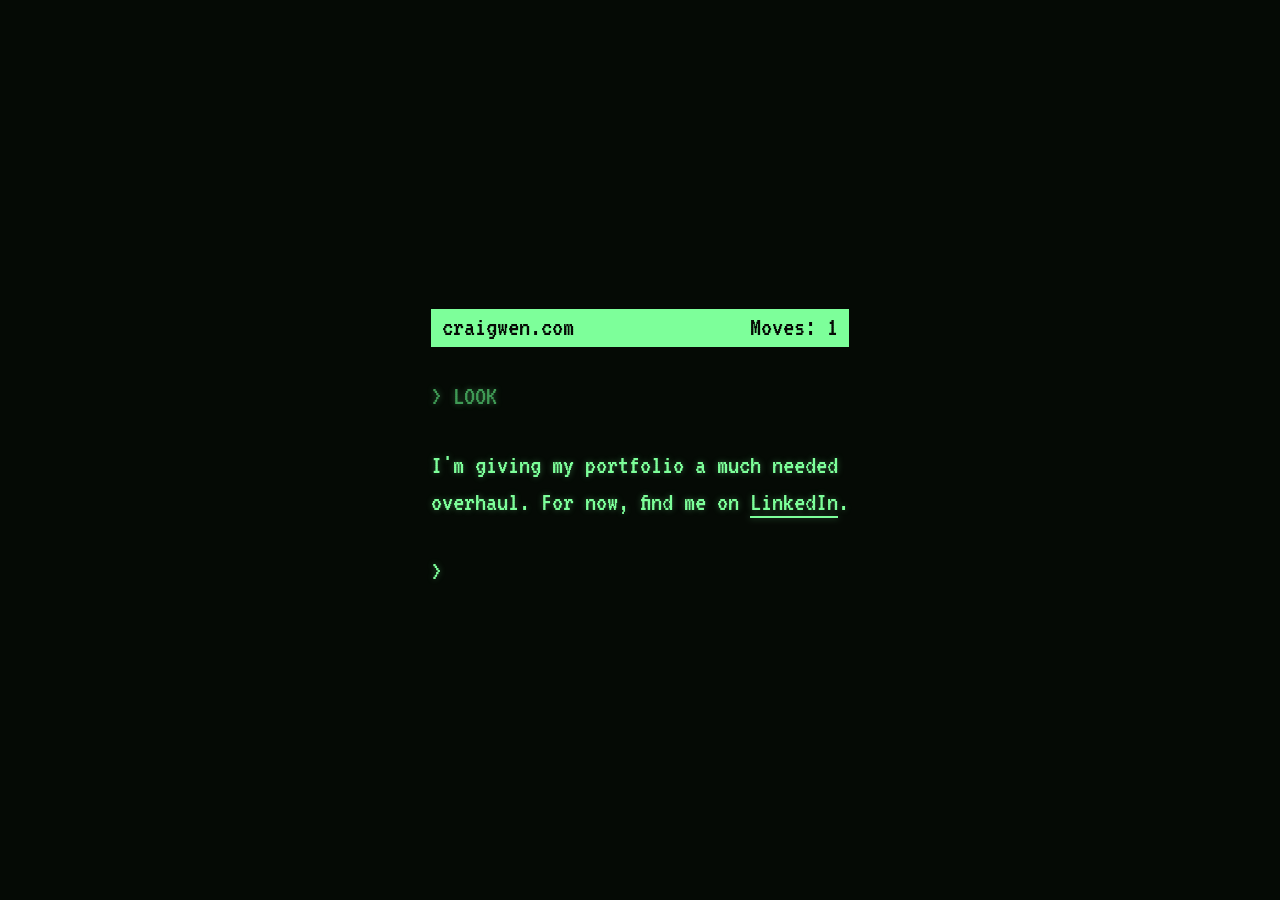
<file: index.html>
<!doctype html>
<html lang="en">
<head>
<meta charset="utf-8">
<meta name="viewport" content="width=device-width, initial-scale=1">
<title>Craig Wen</title>
<meta name="description" content="Craig Wen, Content Designer. Portfolio coming soon.">
<meta name="robots" content="noindex">
<link rel="preconnect" href="https://fonts.googleapis.com">
<link rel="preconnect" href="https://fonts.gstatic.com" crossorigin>
<link rel="stylesheet" href="https://fonts.googleapis.com/css2?family=VT323&display=swap">
<style>
  *, *::before, *::after { box-sizing: border-box; margin: 0; padding: 0; }

  :root {
    --bg: #050a05;
    --fg: #7dff9a;
    --dim: #3f9a55;
  }

  html { height: 100%; }

  body {
    min-height: 100%;
    background: var(--bg);
    color: var(--fg);
    font-family: 'VT323', 'Courier New', monospace;
    font-size: clamp(1.25rem, 2.6vw, 1.75rem);
    line-height: 1.35;
    display: flex;
    justify-content: center;
    padding-inline: 16px;
    text-shadow: 0 0 6px rgba(125, 255, 154, 0.35);
  }

  main {
    width: min(100%, 38ch);
    min-width: 0;
    margin-block: auto;
    padding-block: 2em;
    display: grid;
    gap: 1.1em;
  }

  .status {
    display: flex;
    justify-content: space-between;
    gap: 1ch;
    background: var(--fg);
    color: var(--bg);
    padding-inline: 1ch;
    text-shadow: none;
  }

  .cmd { color: var(--dim); }

  main p { overflow-wrap: break-word; }


  a {
    color: var(--fg);
    text-decoration: underline;
    text-underline-offset: 0.2em;
  }
  a:hover, a:focus-visible {
    background: var(--fg);
    color: var(--bg);
    text-decoration: none;
    text-shadow: none;
    outline: none;
  }

  #log { display: grid; gap: 1.1em; }
  #log:empty { display: none; }

  form {
    display: flex;
    gap: 1ch;
  }

  #cmd {
    flex: 1;
    min-width: 0;
    background: transparent;
    border: 0;
    outline: none;
    color: var(--fg);
    caret-color: var(--fg);
    caret-shape: block;
    font: inherit;
    text-shadow: inherit;
  }

  .cursor {
    width: 0.6em;
    height: 1em;
    align-self: center;
    background: var(--fg);
    animation: blink 1s steps(1) infinite;
  }
  form:has(#cmd:focus) .cursor,
  form:has(#cmd:not(:placeholder-shown)) .cursor { display: none; }
  @keyframes blink { 50% { opacity: 0; } }
  @media (prefers-reduced-motion: reduce) {
    .cursor { animation: none; }
  }
</style>
</head>
<body>

<main>
  <div class="status" aria-hidden="true">
    <span>craigwen.com</span>
    <span>Moves: <span id="moves">1</span></span>
  </div>

  <p class="cmd">&gt; LOOK</p>

  <p>I'm giving my portfolio a much needed overhaul. For now, find me on <a id="linkedin" href="https://www.linkedin.com/in/craig-wen/">LinkedIn</a>.</p>

  <div id="log" aria-live="polite"></div>

  <form id="prompt" autocomplete="off">
    <label for="cmd" aria-hidden="true">&gt;</label>
    <span class="cursor" aria-hidden="true"></span>
    <input id="cmd" type="text" placeholder=" " maxlength="80" spellcheck="false" autocapitalize="none" aria-label="Type a command">
  </form>
</main>

<script>
(function () {
  var REPLIES = [
    "It is very dark in here. Somewhere nearby, a grue is clearing its throat.",
    "Nothing happens. Somewhere, a designer sighs.",
    "You hear the distant sound of wireframes being rearranged.",
    "Your lamp flickers. The case studies remain just out of reach.",
    "A small mailbox sits here. Inside is a note that reads \"Back soon.\"",
    "You are standing in an open field of whitespace. There is a style guide here.",
    "A troll blocks the path to the case studies. It shakes its head slowly.",
    "With great effort, you lift the placeholder. Beneath it is another placeholder.",
    "A thief slips past and steals one of your moves. Rude.",
    "You would need a lantern for that. The lantern is also under renovation.",
    "I don't know that word. I'm a content designer, not a dictionary.",
    "Time passes. The portfolio is still being overhauled.",
    "You have been eaten by a grue. Just kidding. Grues don't read portfolios.",
    "The door is locked. A sticky note on it reads \"final_v3_REAL.fig\".",
    "Your words echo through the empty gallery... allery... llery.",
    "There is a faint smell of fresh copy and strong coffee.",
    "Taken.",
    "You can't go that way. All roads currently lead to LinkedIn.",
    "A rusty sign reads: PARDON OUR DUST. CHOOSE YOUR WORDS CAREFULLY.",
    "Well, that was satisfying for one of us."
  ];
  var MAX_TURNS = 6;

  var form  = document.getElementById('prompt');
  var input = document.getElementById('cmd');
  var log   = document.getElementById('log');
  var moves = document.getElementById('moves');
  var count = 1;
  var last  = -1;

  function line(text, cls) {
    var p = document.createElement('p');
    if (cls) p.className = cls;
    p.textContent = text;
    return p;
  }

  form.addEventListener('submit', function (e) {
    e.preventDefault();
    var text = input.value.trim();
    if (!text) return;

    if (/linkedin|craig/i.test(text)) {
      window.location.href = document.getElementById('linkedin').href;
      return;
    }

    var i;
    do { i = Math.floor(Math.random() * REPLIES.length); } while (i === last);
    last = i;

    var turn = document.createElement('div');
    turn.appendChild(line('> ' + text.toUpperCase(), 'cmd'));
    turn.appendChild(line(REPLIES[i]));
    log.appendChild(turn);
    while (log.children.length > MAX_TURNS) log.removeChild(log.firstChild);

    moves.textContent = ++count;
    input.value = '';
    input.scrollIntoView({ block: 'nearest' });
  });

  document.addEventListener('click', function (e) {
    if (e.target.closest('a') || window.getSelection().toString()) return;
    input.focus();
  });

  if (window.matchMedia('(pointer: fine)').matches) input.focus();
})();
</script>

</body>
</html>
</file>
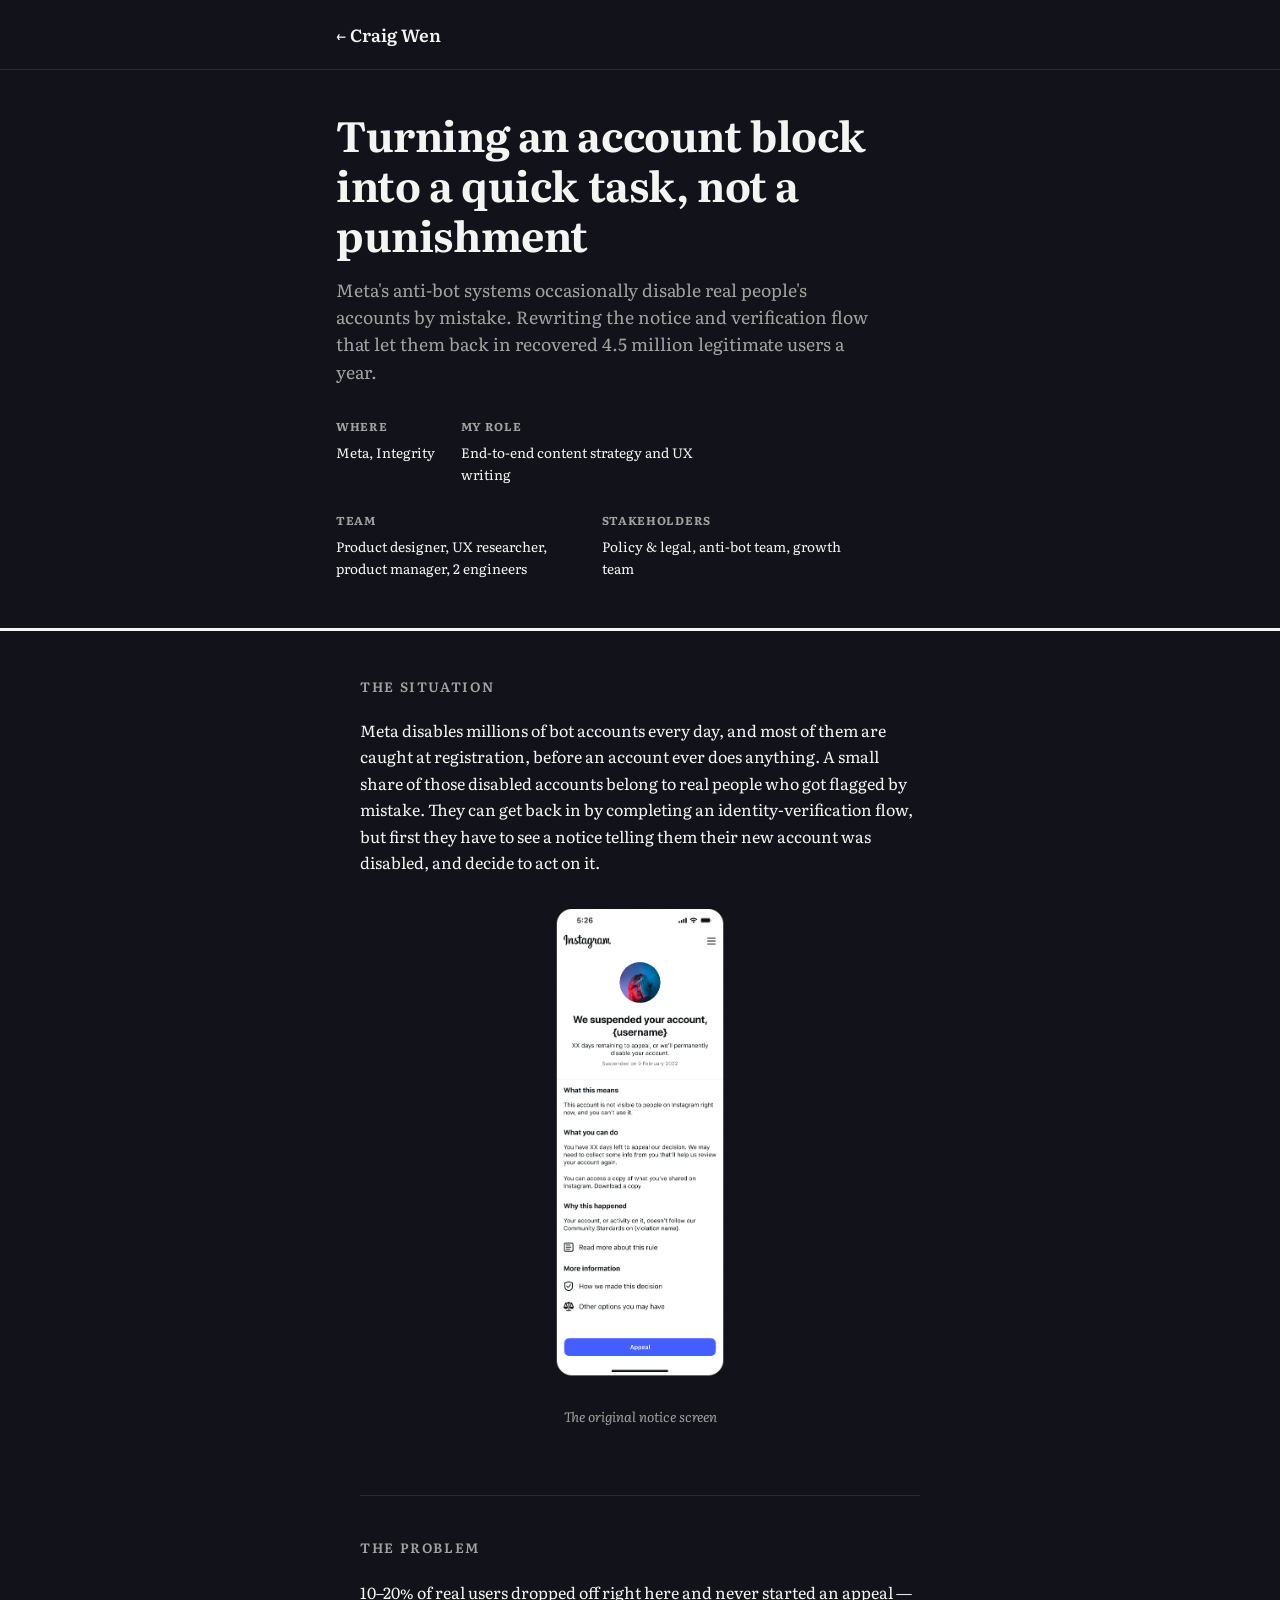
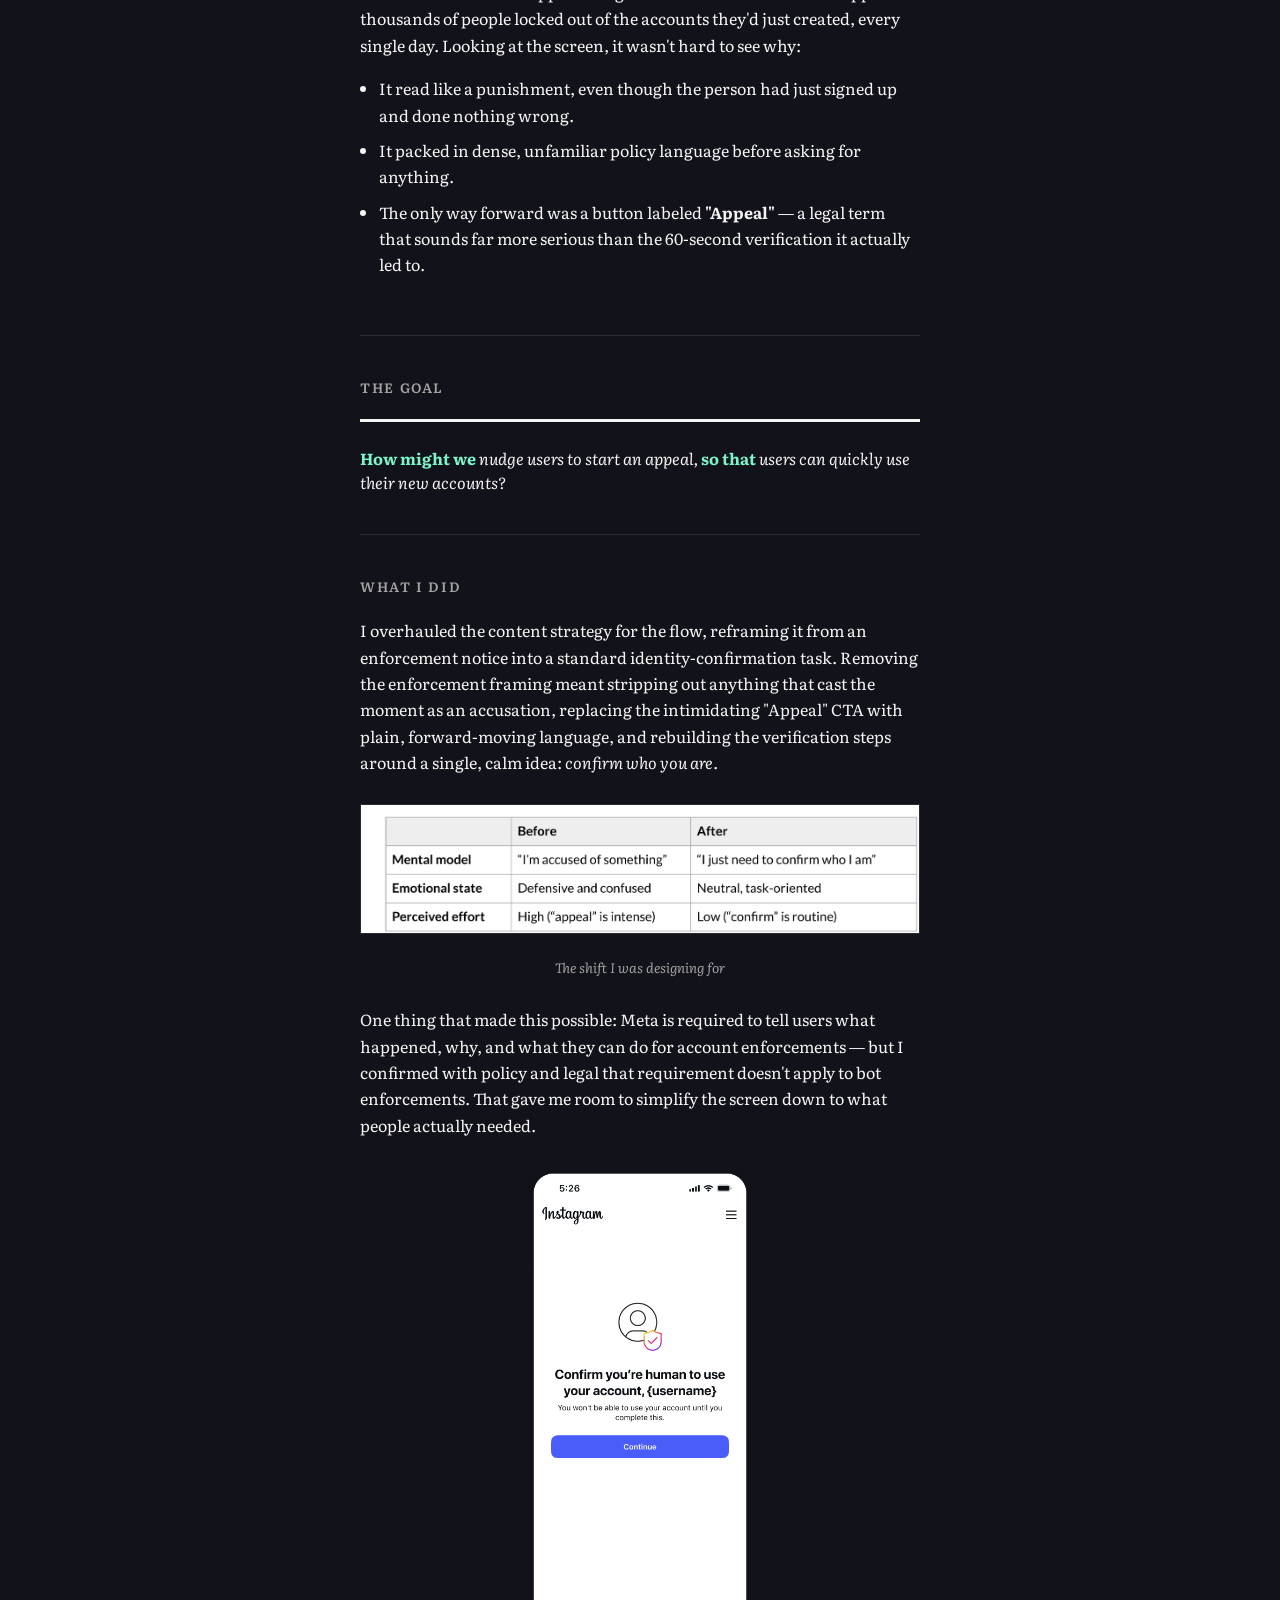
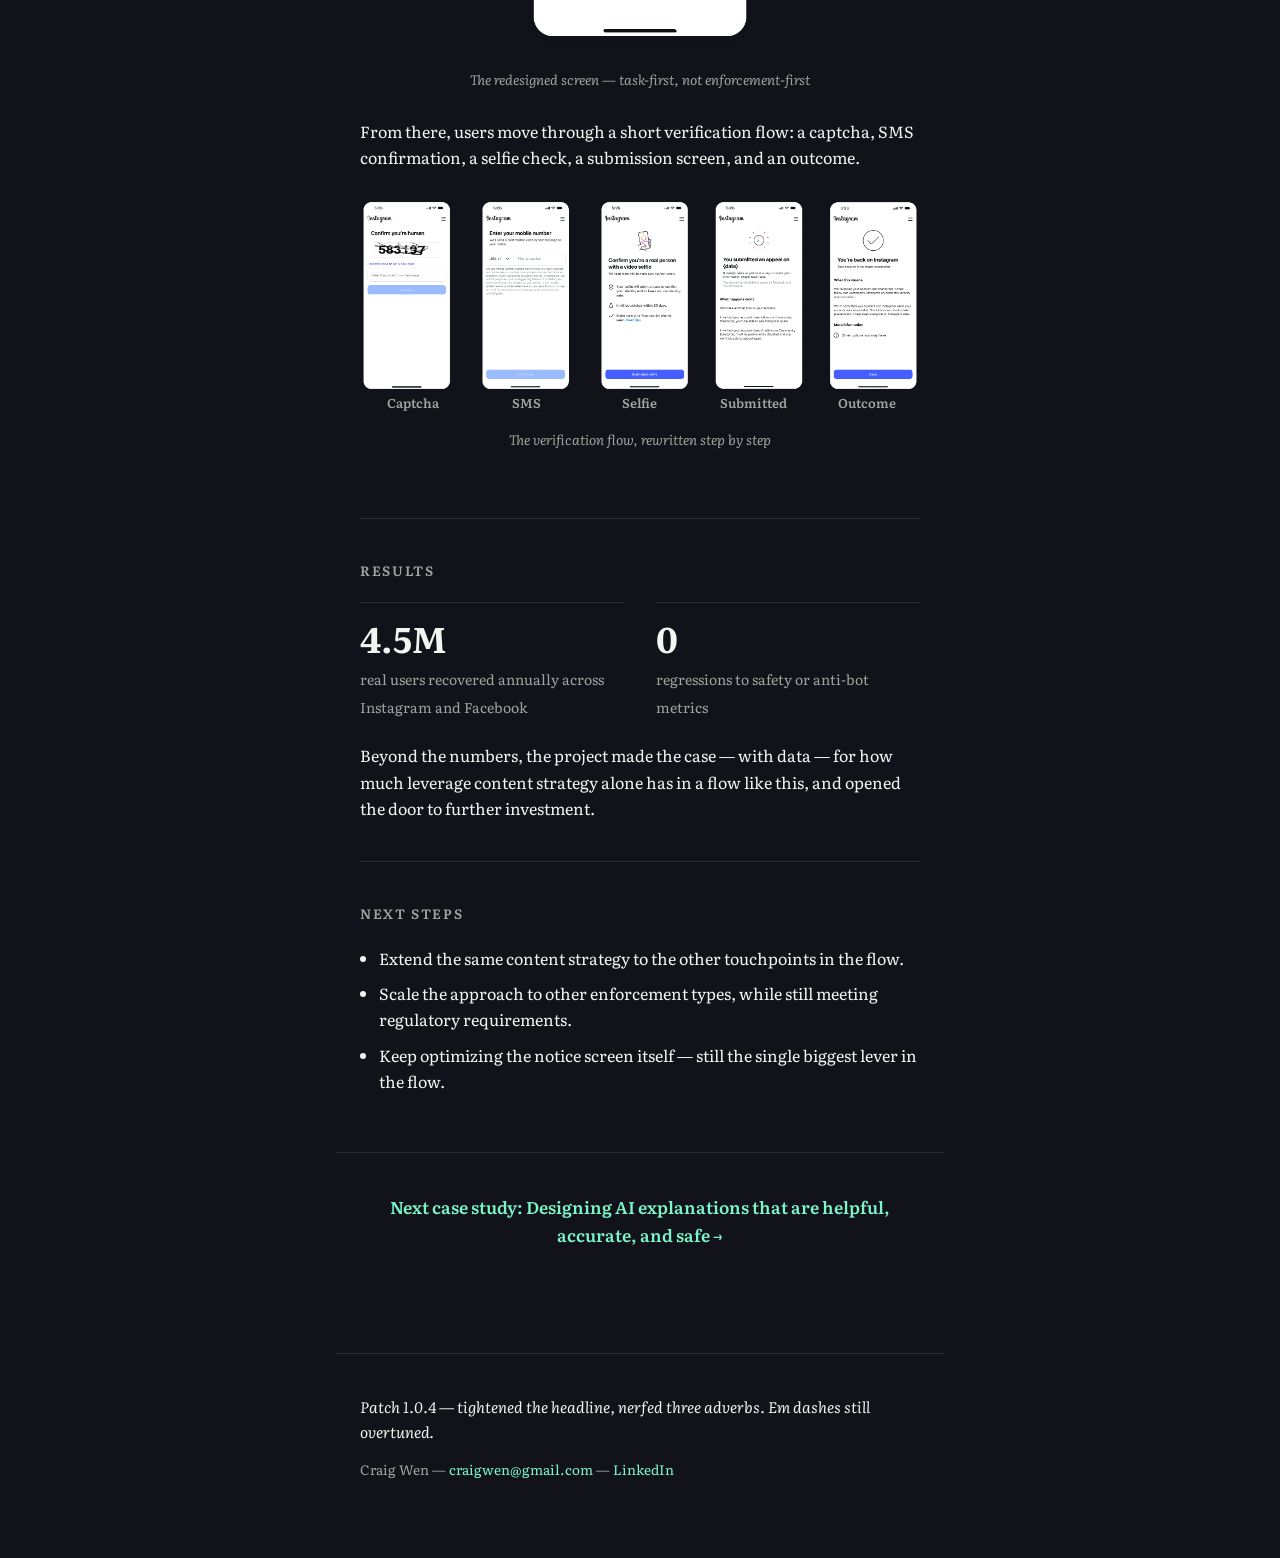
<file: case-study-account-recovery.html>
<!doctype html>
<html lang="en">
<head>
<meta charset="utf-8">
<meta name="viewport" content="width=device-width, initial-scale=1">
<title>Recovering 4.5M blocked accounts a year — Craig Wen</title>
<meta name="description" content="Case study: reframing an account verification flow at Meta, recovering 4.5 million real users a year with no regressions.">
<link rel="stylesheet" href="style.css?v=8b42b637">
</head>
<body>

<header class="site-header">
  <div class="site-header-inner">
    <a class="site-name site-back" href="index.html">← Craig Wen</a>
  </div>
</header>

<div class="cs-topbar">
  <div class="cs-topbar-inner">
    <h1>Turning an account block into a quick task, not a punishment</h1>
    <p class="cs-dek">Meta's anti-bot systems occasionally disable real people's accounts by mistake. Rewriting the notice and verification flow that let them back in recovered 4.5 million legitimate users a year.</p>
    <ul class="cs-meta">
      <li><strong>Where</strong>Meta, Integrity</li>
      <li><strong>My role</strong>End-to-end content strategy and UX writing</li>
      <li><strong>Team</strong>Product designer, UX researcher, product manager, 2 engineers</li>
      <li><strong>Stakeholders</strong>Policy &amp; legal, anti-bot team, growth team</li>
    </ul>
  </div>
</div>

<div class="cs-body">

  <section class="cs-section">
    <h2>The situation</h2>
    <p>Meta disables millions of bot accounts every day, and most of them are caught at registration, before an account ever does anything. A small share of those disabled accounts belong to real people who got flagged by mistake. They can get back in by completing an identity-verification flow, but first they have to see a notice telling them their new account was disabled, and decide to act on it.</p>
    <div class="cs-figure is-device">
      <img src="assets/case-studies/cs1-notice-before.png?v=751e4220" alt="Original notice screen reading &quot;We suspended your account&quot; with dense legal-style copy explaining what this means, what you can do, and why this happened, ending in an &quot;Appeal&quot; button.">
      <figcaption>The original notice screen</figcaption>
    </div>
  </section>

  <section class="cs-section">
    <h2>The problem</h2>
    <p>10–20% of real users dropped off right here and never started an appeal — thousands of people locked out of the accounts they'd just created, every single day. Looking at the screen, it wasn't hard to see why:</p>
    <ul>
      <li>It read like a punishment, even though the person had just signed up and done nothing wrong.</li>
      <li>It packed in dense, unfamiliar policy language before asking for anything.</li>
      <li>The only way forward was a button labeled <strong>"Appeal"</strong> — a legal term that sounds far more serious than the 60-second verification it actually led to.</li>
    </ul>
  </section>

  <section class="cs-section">
    <h2>The goal</h2>
    <p class="cs-hmw"><b>How might we</b> nudge users to start an appeal, <b>so that</b> users can quickly use their new accounts?</p>
  </section>

  <section class="cs-section">
    <h2>What I did</h2>
    <p>I overhauled the content strategy for the flow, reframing it from an enforcement notice into a standard identity-confirmation task. Removing the enforcement framing meant stripping out anything that cast the moment as an accusation, replacing the intimidating "Appeal" CTA with plain, forward-moving language, and rebuilding the verification steps around a single, calm idea: <em>confirm who you are.</em></p>
    <div class="cs-figure">
      <img src="assets/case-studies/cs1-mental-model-table.png?v=41b613d4" alt="Table comparing the user's mental model, emotional state, and perceived effort before and after the redesign. Before: 'I'm accused of something,' defensive and confused, high effort. After: 'I just need to confirm who I am,' neutral and task-oriented, low effort.">
      <figcaption>The shift I was designing for</figcaption>
    </div>
    <p>One thing that made this possible: Meta is required to tell users what happened, why, and what they can do for account enforcements — but I confirmed with policy and legal that requirement doesn't apply to bot enforcements. That gave me room to simplify the screen down to what people actually needed.</p>
    <div class="cs-figure is-device">
      <img src="assets/case-studies/cs1-confirm-after.png?v=d068cdd9" alt="Redesigned screen reading 'Confirm you're human to use your account' with a single Continue button, replacing the punitive suspension notice.">
      <figcaption>The redesigned screen — task-first, not enforcement-first</figcaption>
    </div>
    <p>From there, users move through a short verification flow: a captcha, SMS confirmation, a selfie check, a submission screen, and an outcome.</p>
    <div class="cs-figure is-wide is-device">
      <img src="assets/case-studies/cs1-appeal-flow.png?v=748c6bdd" alt="Five-screen appeal flow: Captcha, SMS, Selfie, Submitted, and Outcome, each using calm, task-oriented language.">
      <div class="cs-flow-labels">
        <span>Captcha</span><span>SMS</span><span>Selfie</span><span>Submitted</span><span>Outcome</span>
      </div>
      <figcaption>The verification flow, rewritten step by step</figcaption>
    </div>
  </section>

  <section class="cs-section">
    <h2>Results</h2>
    <div class="cs-stats">
      <div class="cs-stat"><span class="num">4.5M</span><span class="label">real users recovered annually across Instagram and Facebook</span></div>
      <div class="cs-stat"><span class="num">0</span><span class="label">regressions to safety or anti-bot metrics</span></div>
    </div>
    <p style="margin-top:1.4rem;">Beyond the numbers, the project made the case — with data — for how much leverage content strategy alone has in a flow like this, and opened the door to further investment.</p>
  </section>

  <section class="cs-section">
    <h2>Next steps</h2>
    <ul>
      <li>Extend the same content strategy to the other touchpoints in the flow.</li>
      <li>Scale the approach to other enforcement types, while still meeting regulatory requirements.</li>
      <li>Keep optimizing the notice screen itself — still the single biggest lever in the flow.</li>
    </ul>
  </section>

</div>

<div class="cs-nextup">
  <a href="case-study-ai-explanations.html">Next case study: Designing AI explanations that are helpful, accurate, and safe →</a>
</div>

<footer>
  <p class="footer-sign">Made with <span aria-hidden="true">☕</span> and a few too many em dashes.</p>
  <p>Craig Wen — <a href="mailto:craigwen@gmail.com">craigwen@gmail.com</a> — <a href="https://www.linkedin.com/in/craig-wen/">LinkedIn</a></p>
</footer>

<script src="app.js?v=5b1397e5"></script>
</body>
</html>
</file>
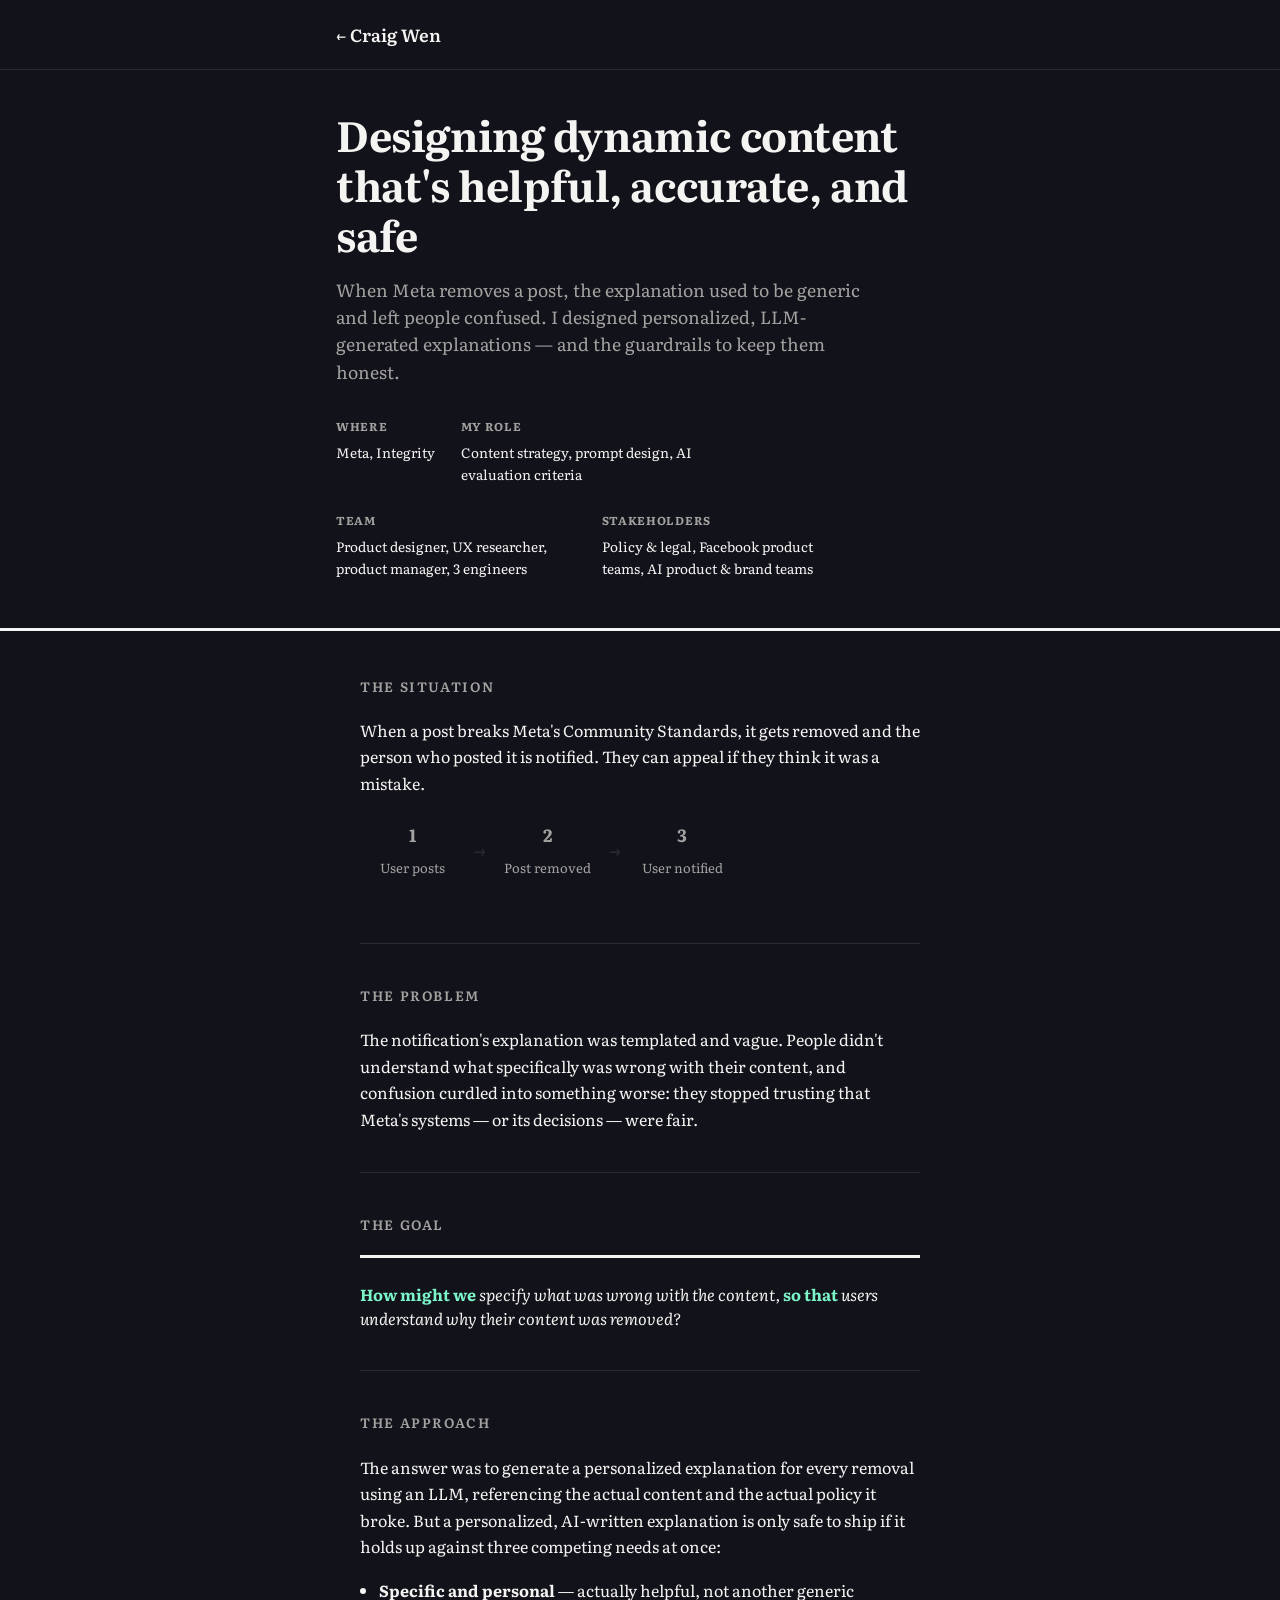
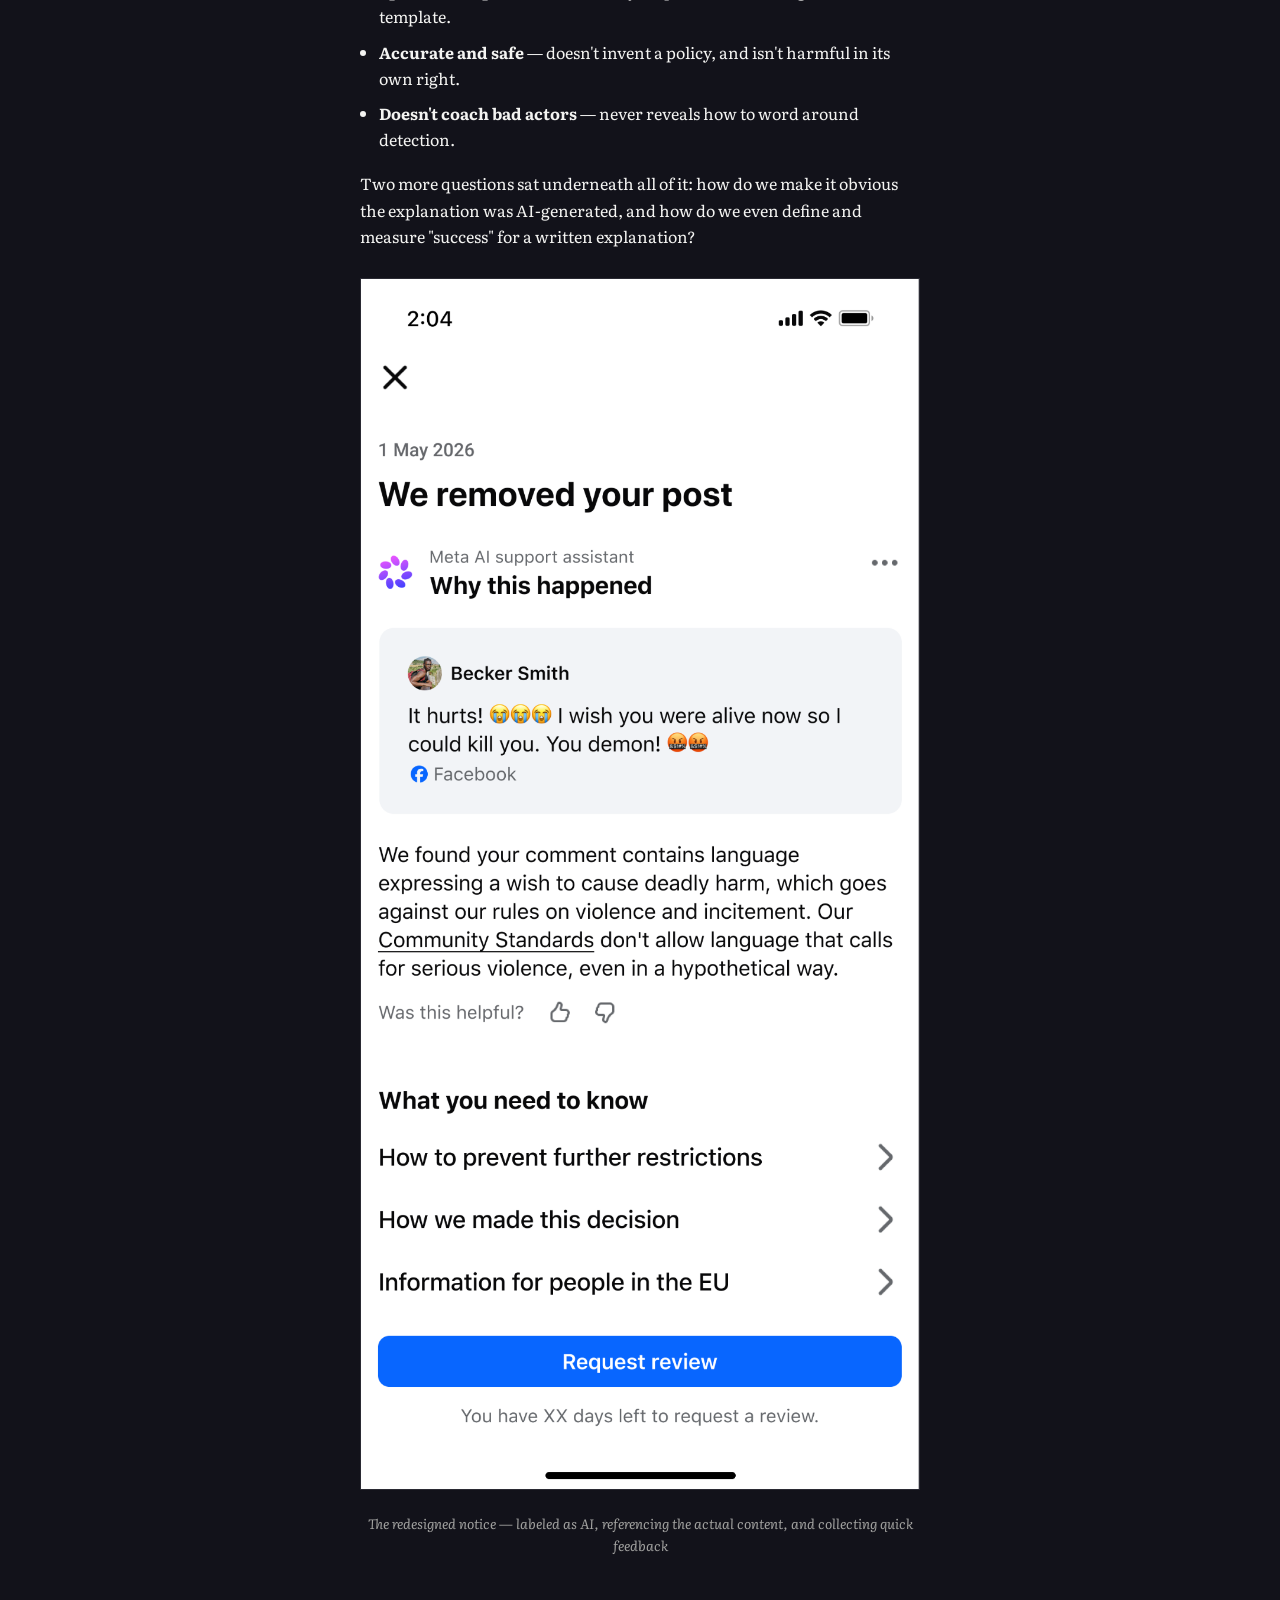
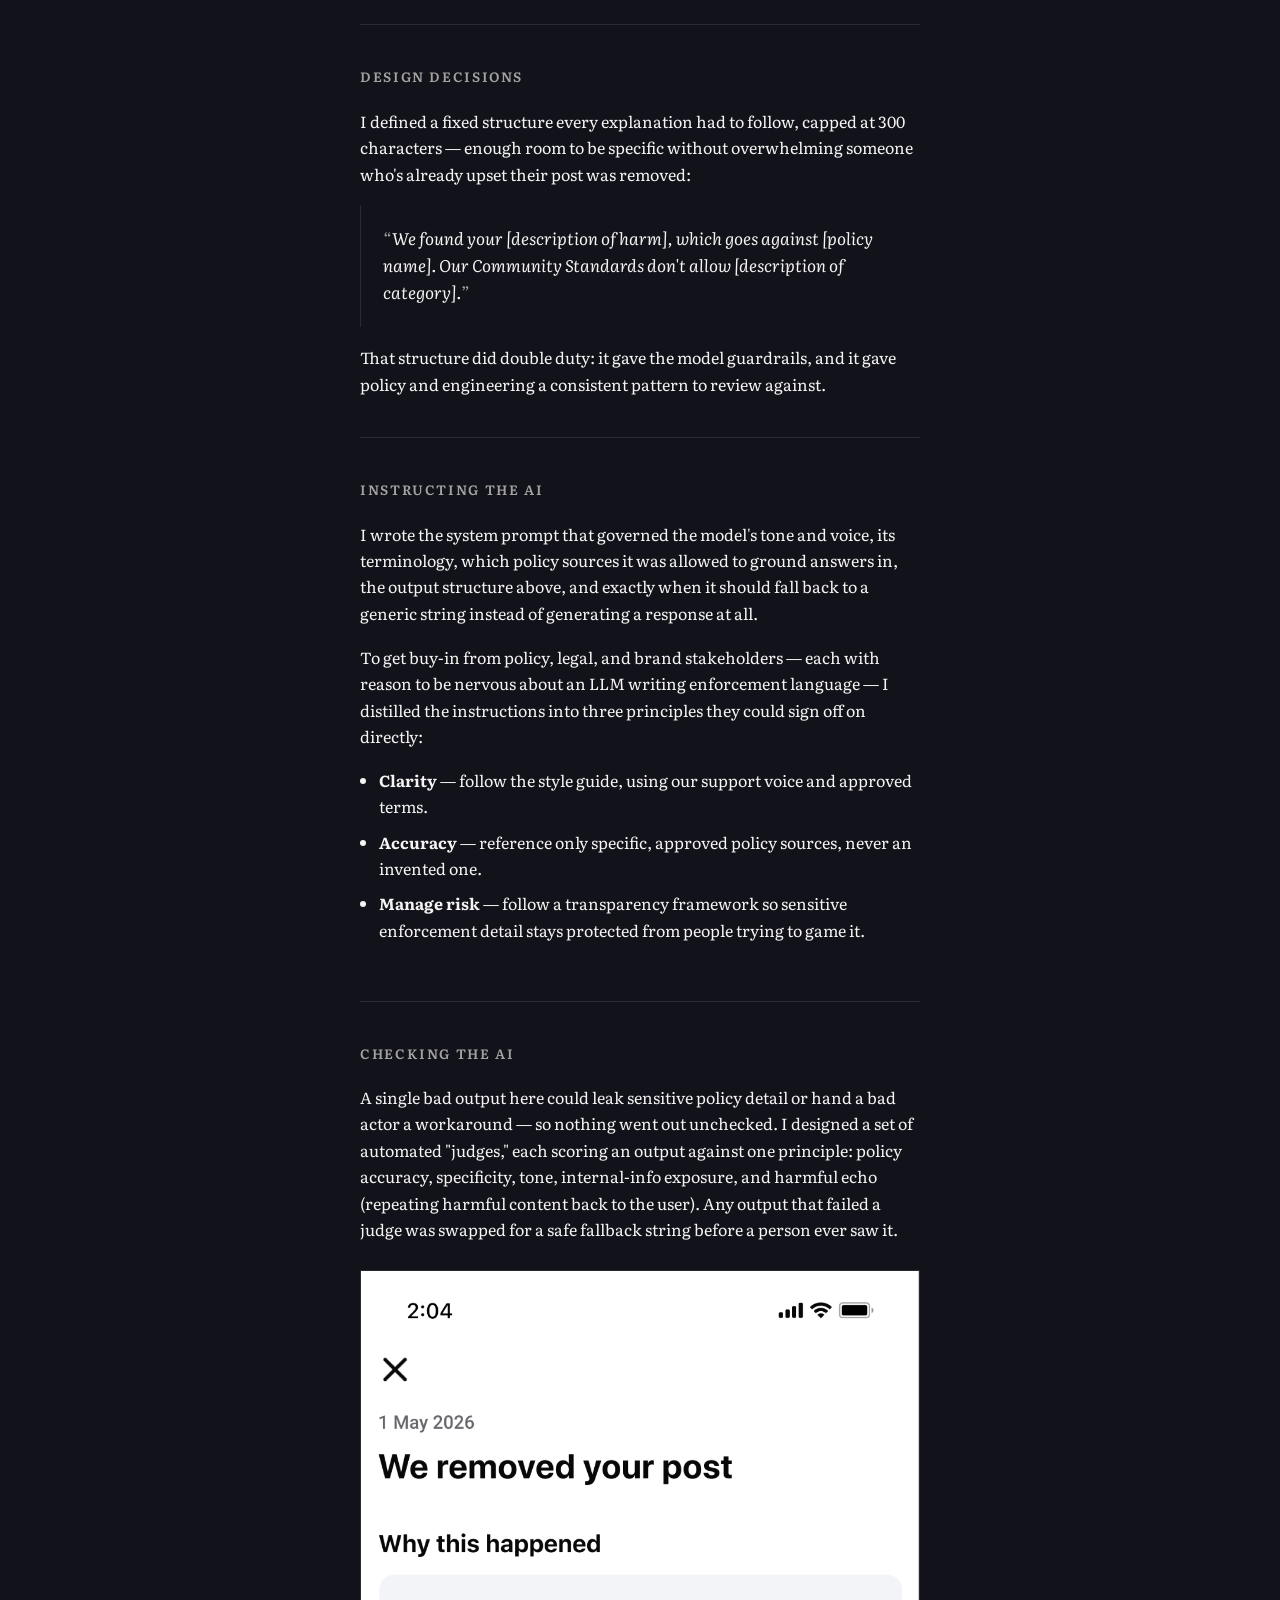
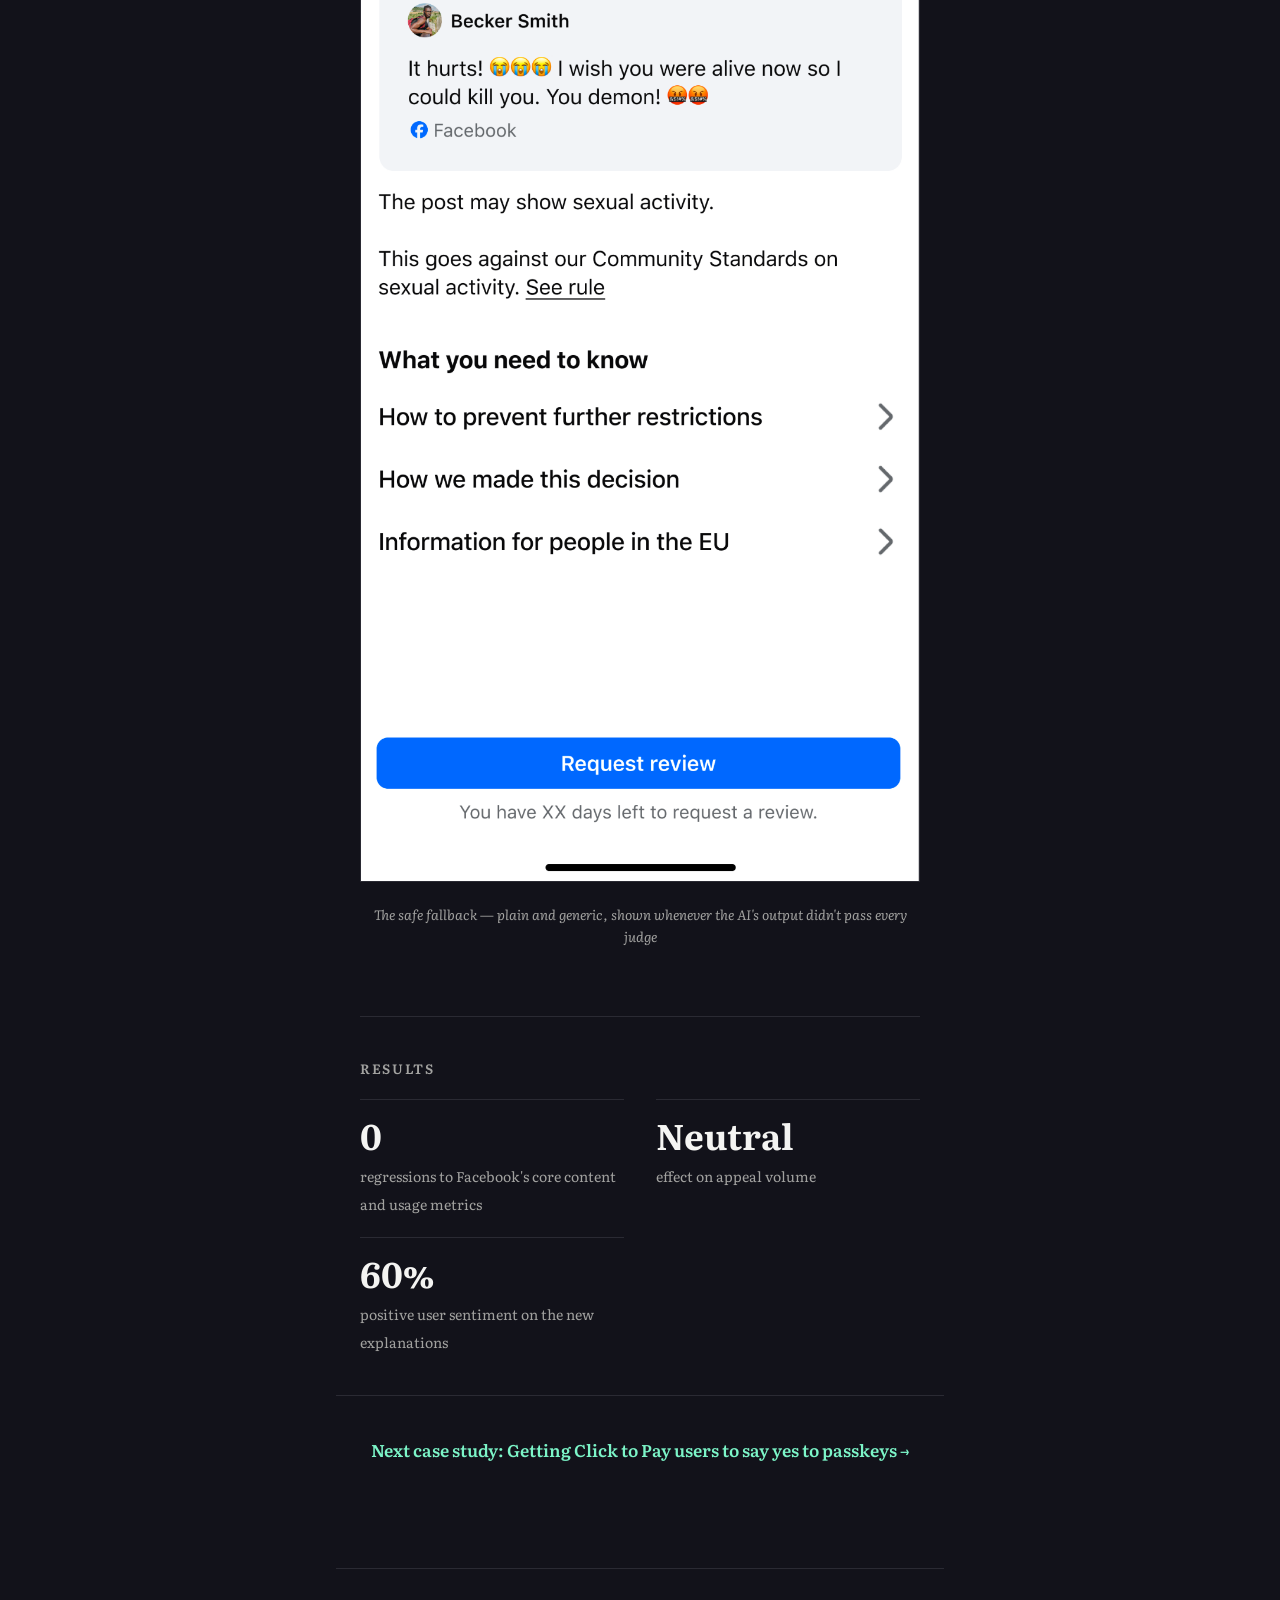
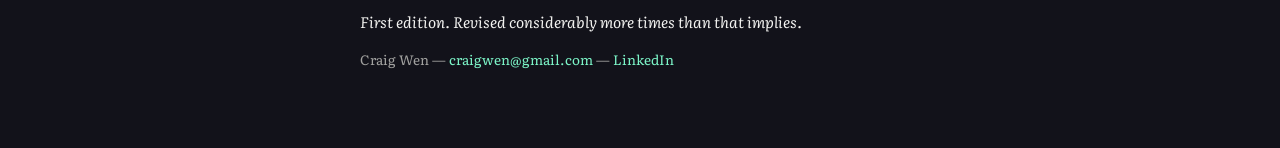
<file: case-study-ai-explanations.html>
<!doctype html>
<html lang="en">
<head>
<meta charset="utf-8">
<meta name="viewport" content="width=device-width, initial-scale=1">
<title>Designing AI explanations that are helpful, accurate, and safe — Craig Wen</title>
<meta name="description" content="Case study: designing and safeguarding LLM-generated explanations for content removal decisions at Meta.">
<link rel="stylesheet" href="style.css?v=8b42b637">
</head>
<body>

<header class="site-header">
  <div class="site-header-inner">
    <a class="site-name site-back" href="index.html">← Craig Wen</a>
  </div>
</header>

<div class="cs-topbar">
  <div class="cs-topbar-inner">
    <h1>Designing dynamic content that's helpful, accurate, and safe</h1>
    <p class="cs-dek">When Meta removes a post, the explanation used to be generic and left people confused. I designed personalized, LLM-generated explanations — and the guardrails to keep them honest.</p>
    <ul class="cs-meta">
      <li><strong>Where</strong>Meta, Integrity</li>
      <li><strong>My role</strong>Content strategy, prompt design, AI evaluation criteria</li>
      <li><strong>Team</strong>Product designer, UX researcher, product manager, 3 engineers</li>
      <li><strong>Stakeholders</strong>Policy &amp; legal, Facebook product teams, AI product &amp; brand teams</li>
    </ul>
  </div>
</div>

<div class="cs-body">

  <section class="cs-section">
    <h2>The situation</h2>
    <p>When a post breaks Meta's Community Standards, it gets removed and the person who posted it is notified. They can appeal if they think it was a mistake.</p>
    <div class="cs-flow">
      <div class="cs-flow-step"><span class="n">1</span><span>User posts</span></div>
      <span class="cs-flow-arrow" aria-hidden="true">→</span>
      <div class="cs-flow-step"><span class="n">2</span><span>Post removed</span></div>
      <span class="cs-flow-arrow" aria-hidden="true">→</span>
      <div class="cs-flow-step"><span class="n">3</span><span>User notified</span></div>
    </div>
  </section>

  <section class="cs-section">
    <h2>The problem</h2>
    <p>The notification's explanation was templated and vague. People didn't understand what specifically was wrong with their content, and confusion curdled into something worse: they stopped trusting that Meta's systems — or its decisions — were fair.</p>
  </section>

  <section class="cs-section">
    <h2>The goal</h2>
    <p class="cs-hmw"><b>How might we</b> specify what was wrong with the content, <b>so that</b> users understand why their content was removed?</p>
  </section>

  <section class="cs-section">
    <h2>The approach</h2>
    <p>The answer was to generate a personalized explanation for every removal using an LLM, referencing the actual content and the actual policy it broke. But a personalized, AI-written explanation is only safe to ship if it holds up against three competing needs at once:</p>
    <ul>
      <li><strong>Specific and personal</strong> — actually helpful, not another generic template.</li>
      <li><strong>Accurate and safe</strong> — doesn't invent a policy, and isn't harmful in its own right.</li>
      <li><strong>Doesn't coach bad actors</strong> — never reveals how to word around detection.</li>
    </ul>
    <p>Two more questions sat underneath all of it: how do we make it obvious the explanation was AI-generated, and how do we even define and measure "success" for a written explanation?</p>
    <div class="cs-figure">
      <img src="assets/case-studies/cs2-example-personalized.png?v=d0e42100" alt="Redesigned removal notice labeled 'Meta AI support assistant,' showing the flagged comment and a personalized explanation: 'We found your comment contains language expressing a wish to cause deadly harm, which goes against our rules on violence and incitement.'">
      <figcaption>The redesigned notice — labeled as AI, referencing the actual content, and collecting quick feedback</figcaption>
    </div>
  </section>

  <section class="cs-section">
    <h2>Design decisions</h2>
    <p>I defined a fixed structure every explanation had to follow, capped at 300 characters — enough room to be specific without overwhelming someone who's already upset their post was removed:</p>
    <div class="cs-quote">We found your [description of harm], which goes against [policy name]. Our Community Standards don't allow [description of category].</div>
    <p>That structure did double duty: it gave the model guardrails, and it gave policy and engineering a consistent pattern to review against.</p>
  </section>

  <section class="cs-section">
    <h2>Instructing the AI</h2>
    <p>I wrote the system prompt that governed the model's tone and voice, its terminology, which policy sources it was allowed to ground answers in, the output structure above, and exactly when it should fall back to a generic string instead of generating a response at all.</p>
    <p>To get buy-in from policy, legal, and brand stakeholders — each with reason to be nervous about an LLM writing enforcement language — I distilled the instructions into three principles they could sign off on directly:</p>
    <ul>
      <li><strong>Clarity</strong> — follow the style guide, using our support voice and approved terms.</li>
      <li><strong>Accuracy</strong> — reference only specific, approved policy sources, never an invented one.</li>
      <li><strong>Manage risk</strong> — follow a transparency framework so sensitive enforcement detail stays protected from people trying to game it.</li>
    </ul>
  </section>

  <section class="cs-section">
    <h2>Checking the AI</h2>
    <p>A single bad output here could leak sensitive policy detail or hand a bad actor a workaround — so nothing went out unchecked. I designed a set of automated "judges," each scoring an output against one principle: policy accuracy, specificity, tone, internal-info exposure, and harmful echo (repeating harmful content back to the user). Any output that failed a judge was swapped for a safe fallback string before a person ever saw it.</p>
    <div class="cs-figure">
      <img src="assets/case-studies/cs2-example-fallback.png?v=ea1590b8" alt="Fallback removal notice with a generic explanation: 'The post may show sexual activity. This goes against our Community Standards on sexual activity. See rule.' No AI labeling or personalized language.">
      <figcaption>The safe fallback — plain and generic, shown whenever the AI's output didn't pass every judge</figcaption>
    </div>
  </section>

  <section class="cs-section">
    <h2>Results</h2>
    <div class="cs-stats">
      <div class="cs-stat"><span class="num">0</span><span class="label">regressions to Facebook's core content and usage metrics</span></div>
      <div class="cs-stat"><span class="num">Neutral</span><span class="label">effect on appeal volume</span></div>
      <div class="cs-stat"><span class="num">60%</span><span class="label">positive user sentiment on the new explanations</span></div>
    </div>
  </section>

</div>

<div class="cs-nextup">
  <a href="case-study-passkeys.html">Next case study: Getting Click to Pay users to say yes to passkeys →</a>
</div>

<footer>
  <p class="footer-sign">Made with <span aria-hidden="true">☕</span> and a few too many em dashes.</p>
  <p>Craig Wen — <a href="mailto:craigwen@gmail.com">craigwen@gmail.com</a> — <a href="https://www.linkedin.com/in/craig-wen/">LinkedIn</a></p>
</footer>

<script src="app.js?v=5b1397e5"></script>
</body>
</html>
</file>
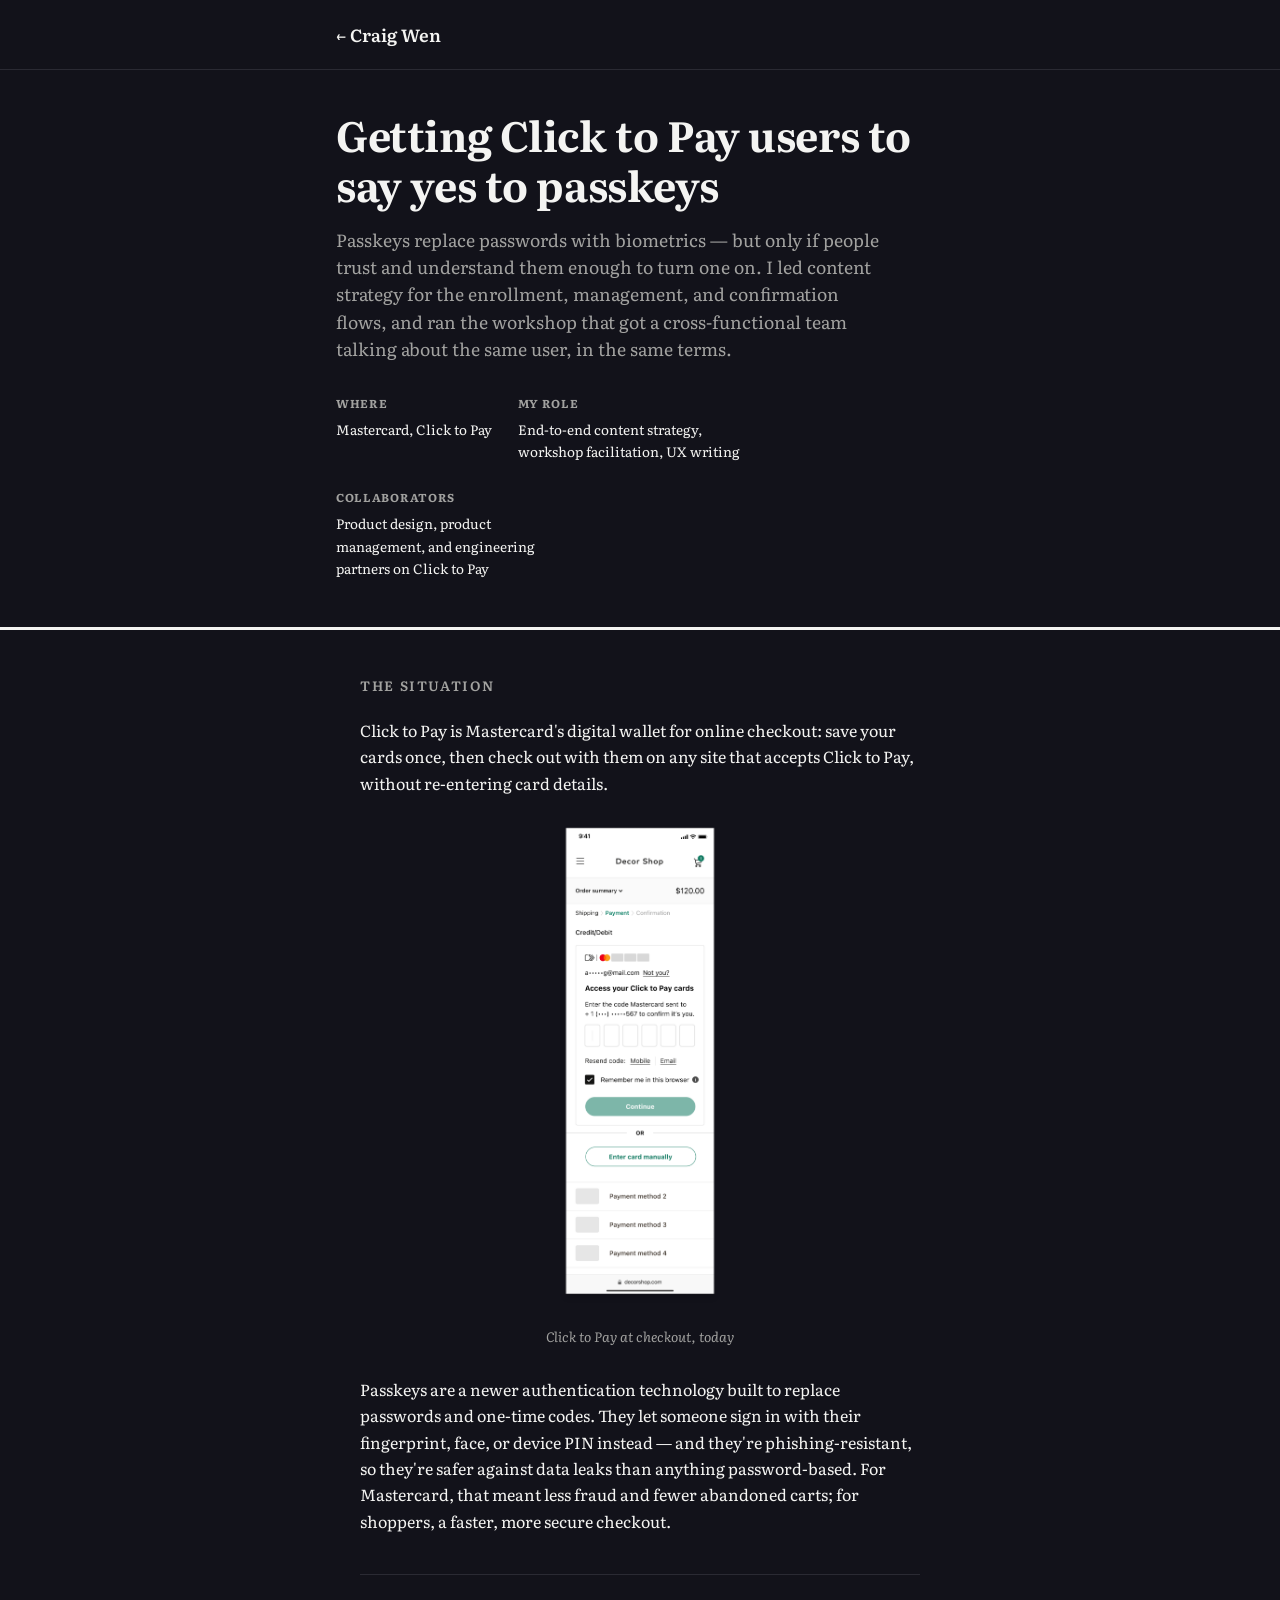
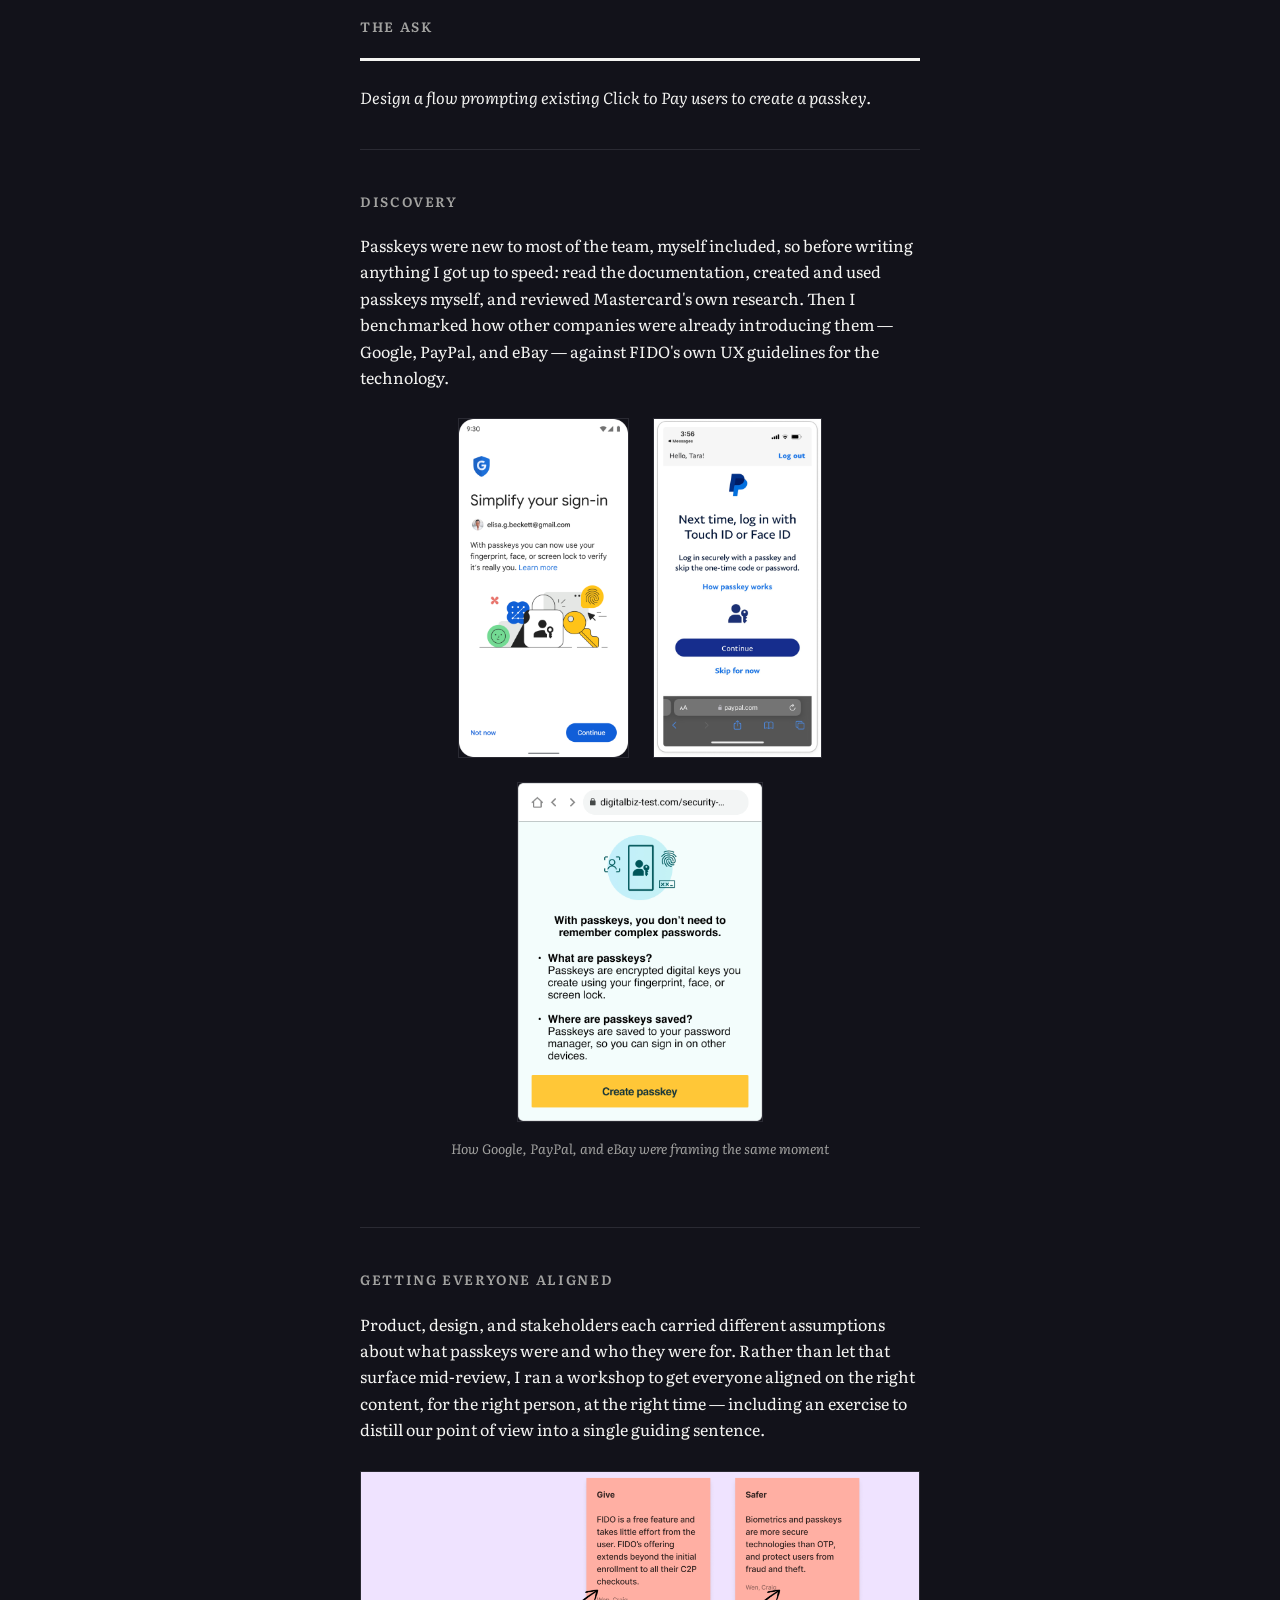
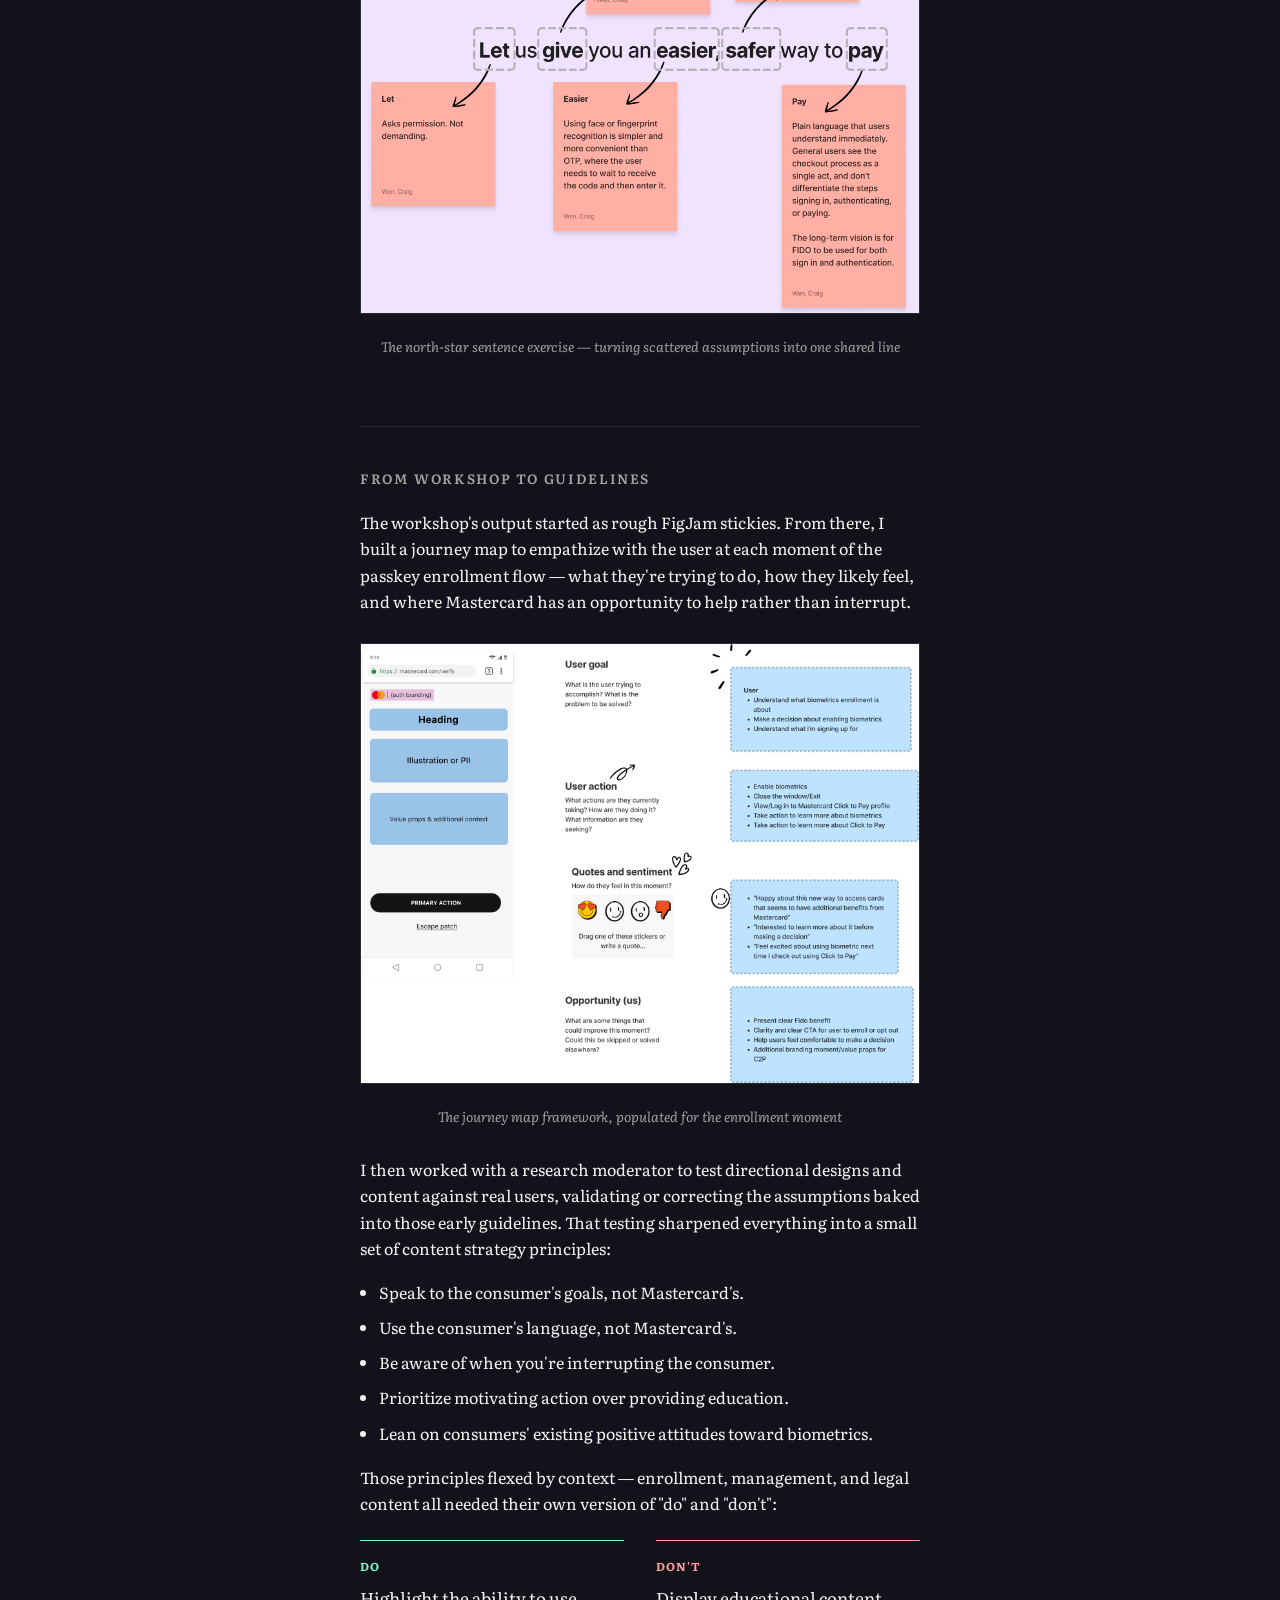
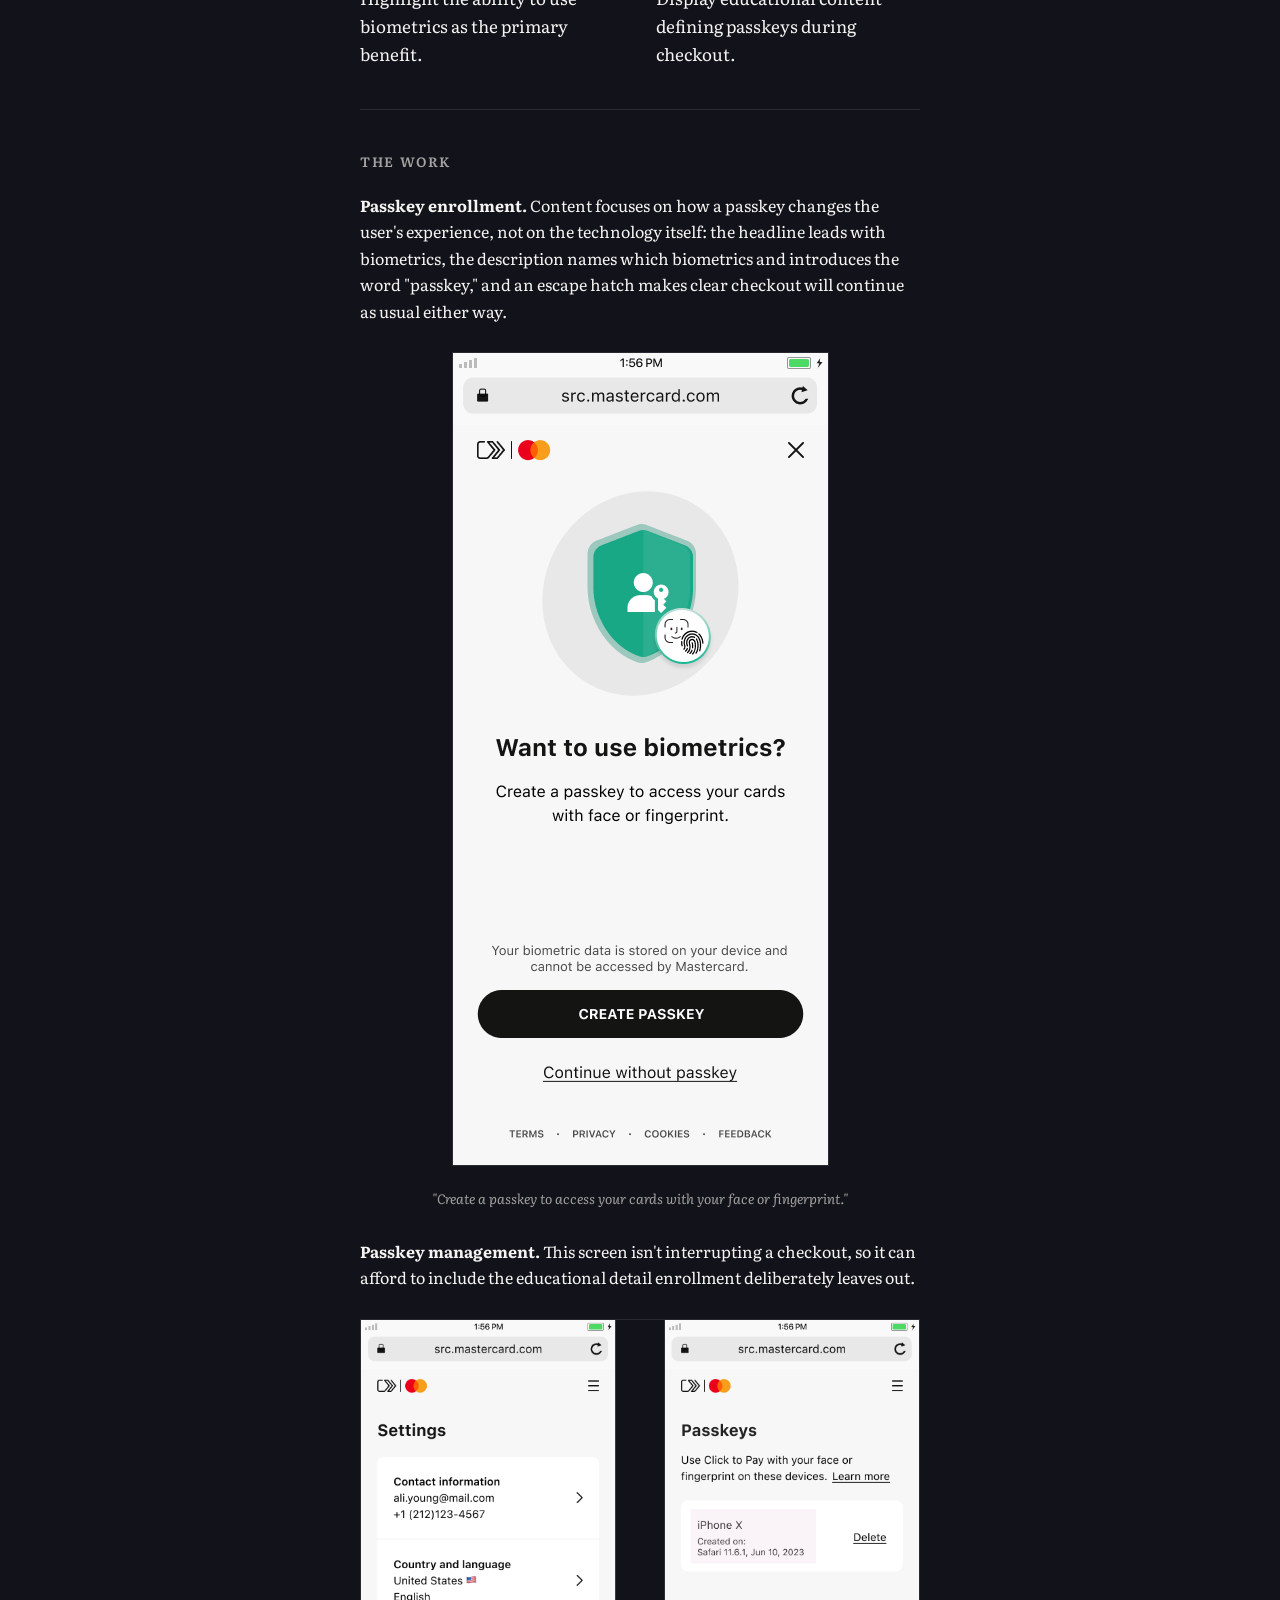
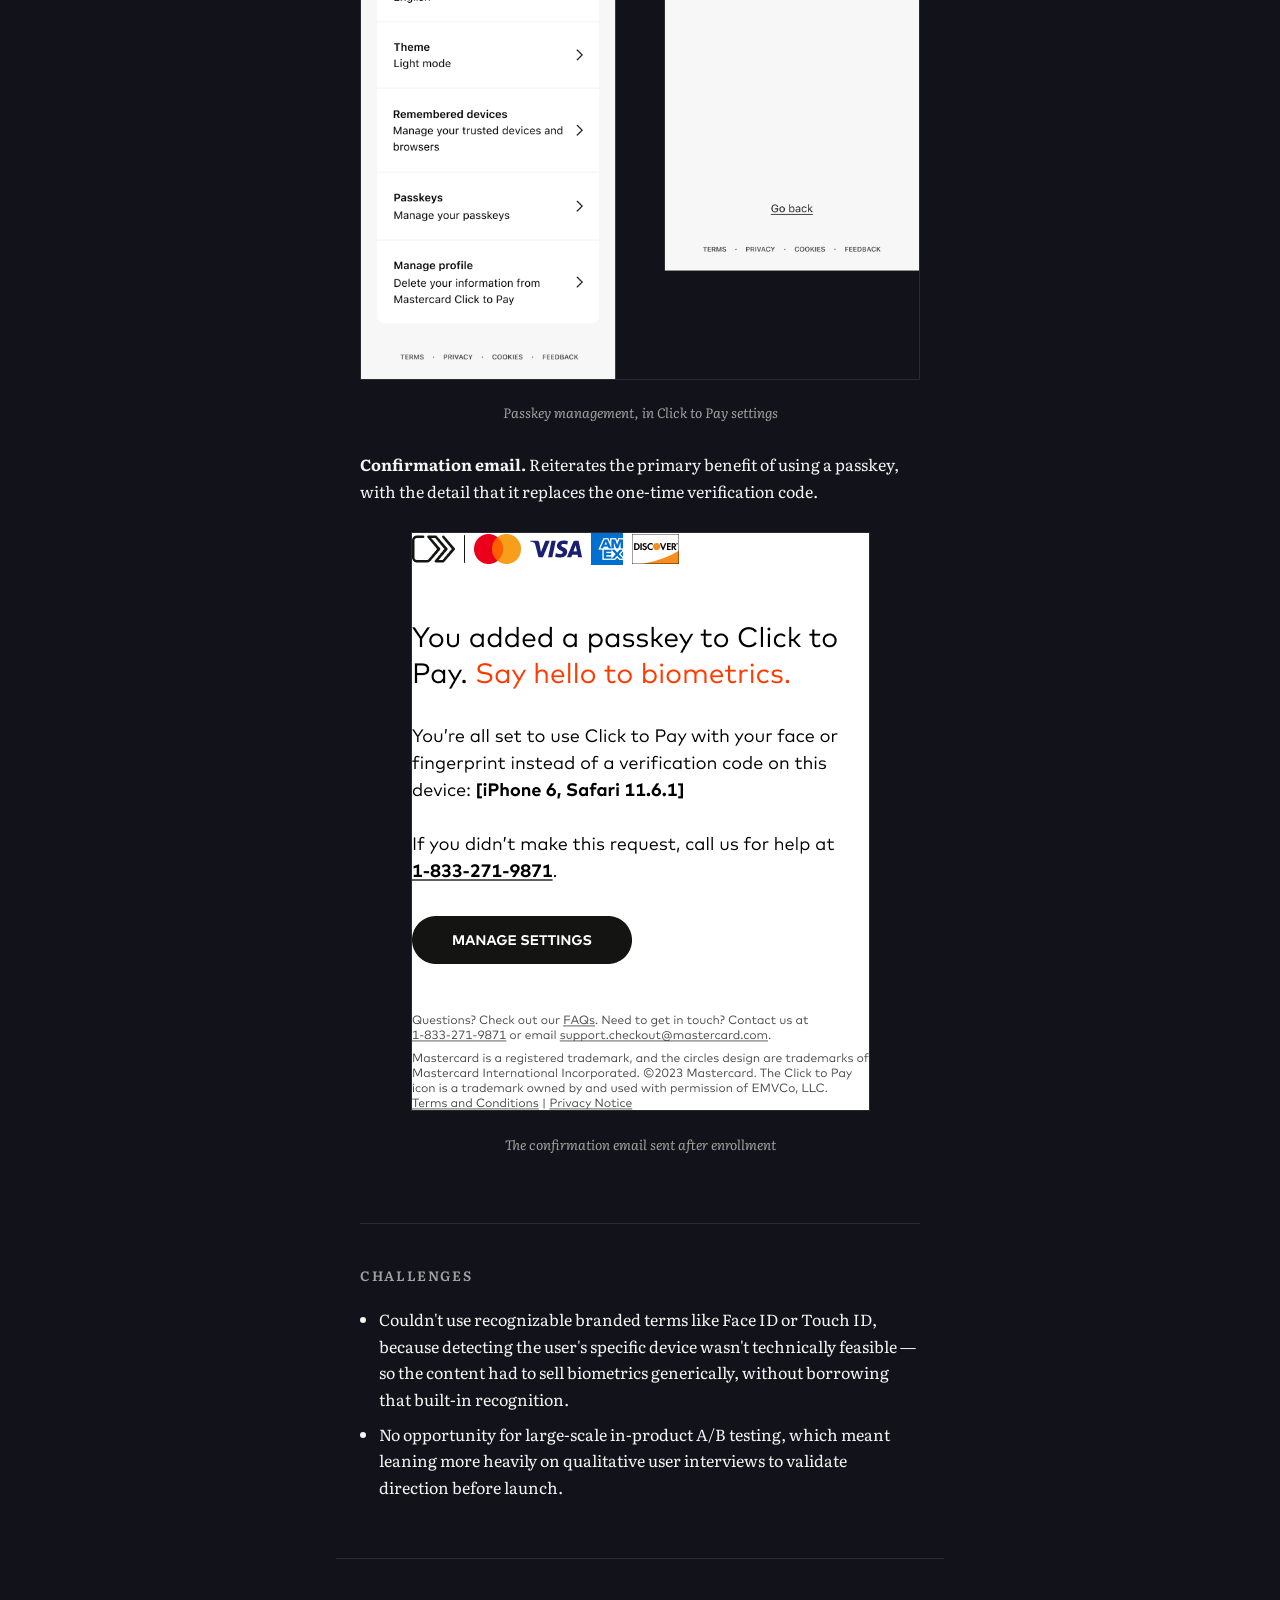
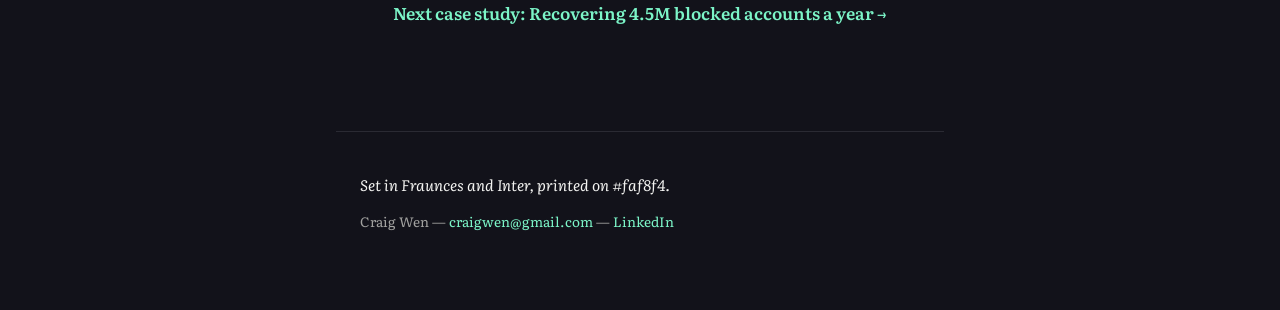
<file: case-study-passkeys.html>
<!doctype html>
<html lang="en">
<head>
<meta charset="utf-8">
<meta name="viewport" content="width=device-width, initial-scale=1">
<title>Getting Click to Pay users to say yes to passkeys — Craig Wen</title>
<meta name="description" content="Case study: content strategy and workshop facilitation for Mastercard Click to Pay's passkey enrollment flow.">
<link rel="stylesheet" href="style.css?v=8b42b637">
</head>
<body>

<header class="site-header">
  <div class="site-header-inner">
    <a class="site-name site-back" href="index.html">← Craig Wen</a>
  </div>
</header>

<div class="cs-topbar">
  <div class="cs-topbar-inner">
    <h1>Getting Click to Pay users to say yes to passkeys</h1>
    <p class="cs-dek">Passkeys replace passwords with biometrics — but only if people trust and understand them enough to turn one on. I led content strategy for the enrollment, management, and confirmation flows, and ran the workshop that got a cross-functional team talking about the same user, in the same terms.</p>
    <ul class="cs-meta">
      <li><strong>Where</strong>Mastercard, Click to Pay</li>
      <li><strong>My role</strong>End-to-end content strategy, workshop facilitation, UX writing</li>
      <li><strong>Collaborators</strong>Product design, product management, and engineering partners on Click to Pay</li>
    </ul>
  </div>
</div>

<div class="cs-body">

  <section class="cs-section">
    <h2>The situation</h2>
    <p>Click to Pay is Mastercard's digital wallet for online checkout: save your cards once, then check out with them on any site that accepts Click to Pay, without re-entering card details.</p>
    <div class="cs-figure is-device">
      <img src="assets/case-studies/cs3-context-checkout.png?v=d2590132" alt="Click to Pay checkout screen reading 'Access your Click to Pay cards,' asking the shopper to confirm a code sent by Mastercard.">
      <figcaption>Click to Pay at checkout, today</figcaption>
    </div>
    <p>Passkeys are a newer authentication technology built to replace passwords and one-time codes. They let someone sign in with their fingerprint, face, or device PIN instead — and they're phishing-resistant, so they're safer against data leaks than anything password-based. For Mastercard, that meant less fraud and fewer abandoned carts; for shoppers, a faster, more secure checkout.</p>
  </section>

  <section class="cs-section">
    <h2>The ask</h2>
    <p class="cs-hmw">Design a flow prompting existing Click to Pay users to create a passkey.</p>
  </section>

  <section class="cs-section">
    <h2>Discovery</h2>
    <p>Passkeys were new to most of the team, myself included, so before writing anything I got up to speed: read the documentation, created and used passkeys myself, and reviewed Mastercard's own research. Then I benchmarked how other companies were already introducing them — Google, PayPal, and eBay — against FIDO's own UX guidelines for the technology.</p>
    <div class="cs-figure">
      <div class="cs-figure-row">
        <img src="assets/case-studies/cs3-bench-google.png?v=c98e8948" alt="Google's passkey prompt: 'Simplify your sign-in — with passkeys you can now use your fingerprint, face, or screen lock to verify it's really you.'">
        <img src="assets/case-studies/cs3-bench-paypal.png?v=54da3bec" alt="PayPal's passkey prompt: 'Next time, log in with Touch ID or Face ID.'">
        <img src="assets/case-studies/cs3-bench-ebay.png?v=e76d70d7" alt="A benchmark passkey prompt: 'With passkeys, you don't need to remember complex passwords.'">
      </div>
      <figcaption>How Google, PayPal, and eBay were framing the same moment</figcaption>
    </div>
  </section>

  <section class="cs-section">
    <h2>Getting everyone aligned</h2>
    <p>Product, design, and stakeholders each carried different assumptions about what passkeys were and who they were for. Rather than let that surface mid-review, I ran a workshop to get everyone aligned on the right content, for the right person, at the right time — including an exercise to distill our point of view into a single guiding sentence.</p>
    <div class="cs-figure">
      <img src="assets/case-studies/cs3-north-star.png?v=1447444c" alt="Workshop artifact breaking down the sentence 'Let us give you an easier, safer way to pay' into annotated parts: Let (asks permission, not demanding), Give (FIDO is free and low-effort), Easier (biometrics are more convenient than a one-time code), Safer (biometrics and passkeys protect against fraud and theft), and Pay (plain language, single act).">
      <figcaption>The north-star sentence exercise — turning scattered assumptions into one shared line</figcaption>
    </div>
  </section>

  <section class="cs-section">
    <h2>From workshop to guidelines</h2>
    <p>The workshop's output started as rough FigJam stickies. From there, I built a journey map to empathize with the user at each moment of the passkey enrollment flow — what they're trying to do, how they likely feel, and where Mastercard has an opportunity to help rather than interrupt.</p>
    <div class="cs-figure">
      <img src="assets/case-studies/cs3-journey-map.png?v=dce83f4b" alt="Journey map template with four rows: User goal, User action, Quotes and sentiment, and Opportunity (us), each populated with example content for the passkey enrollment moment.">
      <figcaption>The journey map framework, populated for the enrollment moment</figcaption>
    </div>
    <p>I then worked with a research moderator to test directional designs and content against real users, validating or correcting the assumptions baked into those early guidelines. That testing sharpened everything into a small set of content strategy principles:</p>
    <ul>
      <li>Speak to the consumer's goals, not Mastercard's.</li>
      <li>Use the consumer's language, not Mastercard's.</li>
      <li>Be aware of when you're interrupting the consumer.</li>
      <li>Prioritize motivating action over providing education.</li>
      <li>Lean on consumers' existing positive attitudes toward biometrics.</li>
    </ul>
    <p>Those principles flexed by context — enrollment, management, and legal content all needed their own version of "do" and "don't":</p>
    <div class="cs-dodont">
      <div class="do"><span class="label">Do</span>Highlight the ability to use biometrics as the primary benefit.</div>
      <div class="dont"><span class="label">Don't</span>Display educational content defining passkeys during checkout.</div>
    </div>
  </section>

  <section class="cs-section">
    <h2>The work</h2>
    <p><strong>Passkey enrollment.</strong> Content focuses on how a passkey changes the user's experience, not on the technology itself: the headline leads with biometrics, the description names which biometrics and introduces the word "passkey," and an escape hatch makes clear checkout will continue as usual either way.</p>
    <div class="cs-figure">
      <img src="assets/case-studies/cs3-passkey-enrollment.png?v=e8c5bac4" alt="Passkey enrollment screen: 'Want to use biometrics? Create a passkey to access your cards with face or fingerprint,' with a Create Passkey button and a Continue without passkey link.">
      <figcaption>"Create a passkey to access your cards with your face or fingerprint."</figcaption>
    </div>
    <p><strong>Passkey management.</strong> This screen isn't interrupting a checkout, so it can afford to include the educational detail enrollment deliberately leaves out.</p>
    <div class="cs-figure">
      <img src="assets/case-studies/cs3-passkey-management.png?v=7bb416f3" alt="Settings and passkey management screens, listing saved passkeys by device with the option to delete them.">
      <figcaption>Passkey management, in Click to Pay settings</figcaption>
    </div>
    <p><strong>Confirmation email.</strong> Reiterates the primary benefit of using a passkey, with the detail that it replaces the one-time verification code.</p>
    <div class="cs-figure">
      <img src="assets/case-studies/cs3-confirmation-email.png?v=9002d138" alt="Confirmation email: 'You added a passkey to Click to Pay. Say hello to biometrics.' with details on the device used and a Manage Settings button.">
      <figcaption>The confirmation email sent after enrollment</figcaption>
    </div>
  </section>

  <section class="cs-section">
    <h2>Challenges</h2>
    <ul>
      <li>Couldn't use recognizable branded terms like Face ID or Touch ID, because detecting the user's specific device wasn't technically feasible — so the content had to sell biometrics generically, without borrowing that built-in recognition.</li>
      <li>No opportunity for large-scale in-product A/B testing, which meant leaning more heavily on qualitative user interviews to validate direction before launch.</li>
    </ul>
  </section>

</div>

<div class="cs-nextup">
  <a href="case-study-account-recovery.html">Next case study: Recovering 4.5M blocked accounts a year →</a>
</div>

<footer>
  <p class="footer-sign">Made with <span aria-hidden="true">☕</span> and a few too many em dashes.</p>
  <p>Craig Wen — <a href="mailto:craigwen@gmail.com">craigwen@gmail.com</a> — <a href="https://www.linkedin.com/in/craig-wen/">LinkedIn</a></p>
</footer>

<script src="app.js?v=5b1397e5"></script>
</body>
</html>
</file>
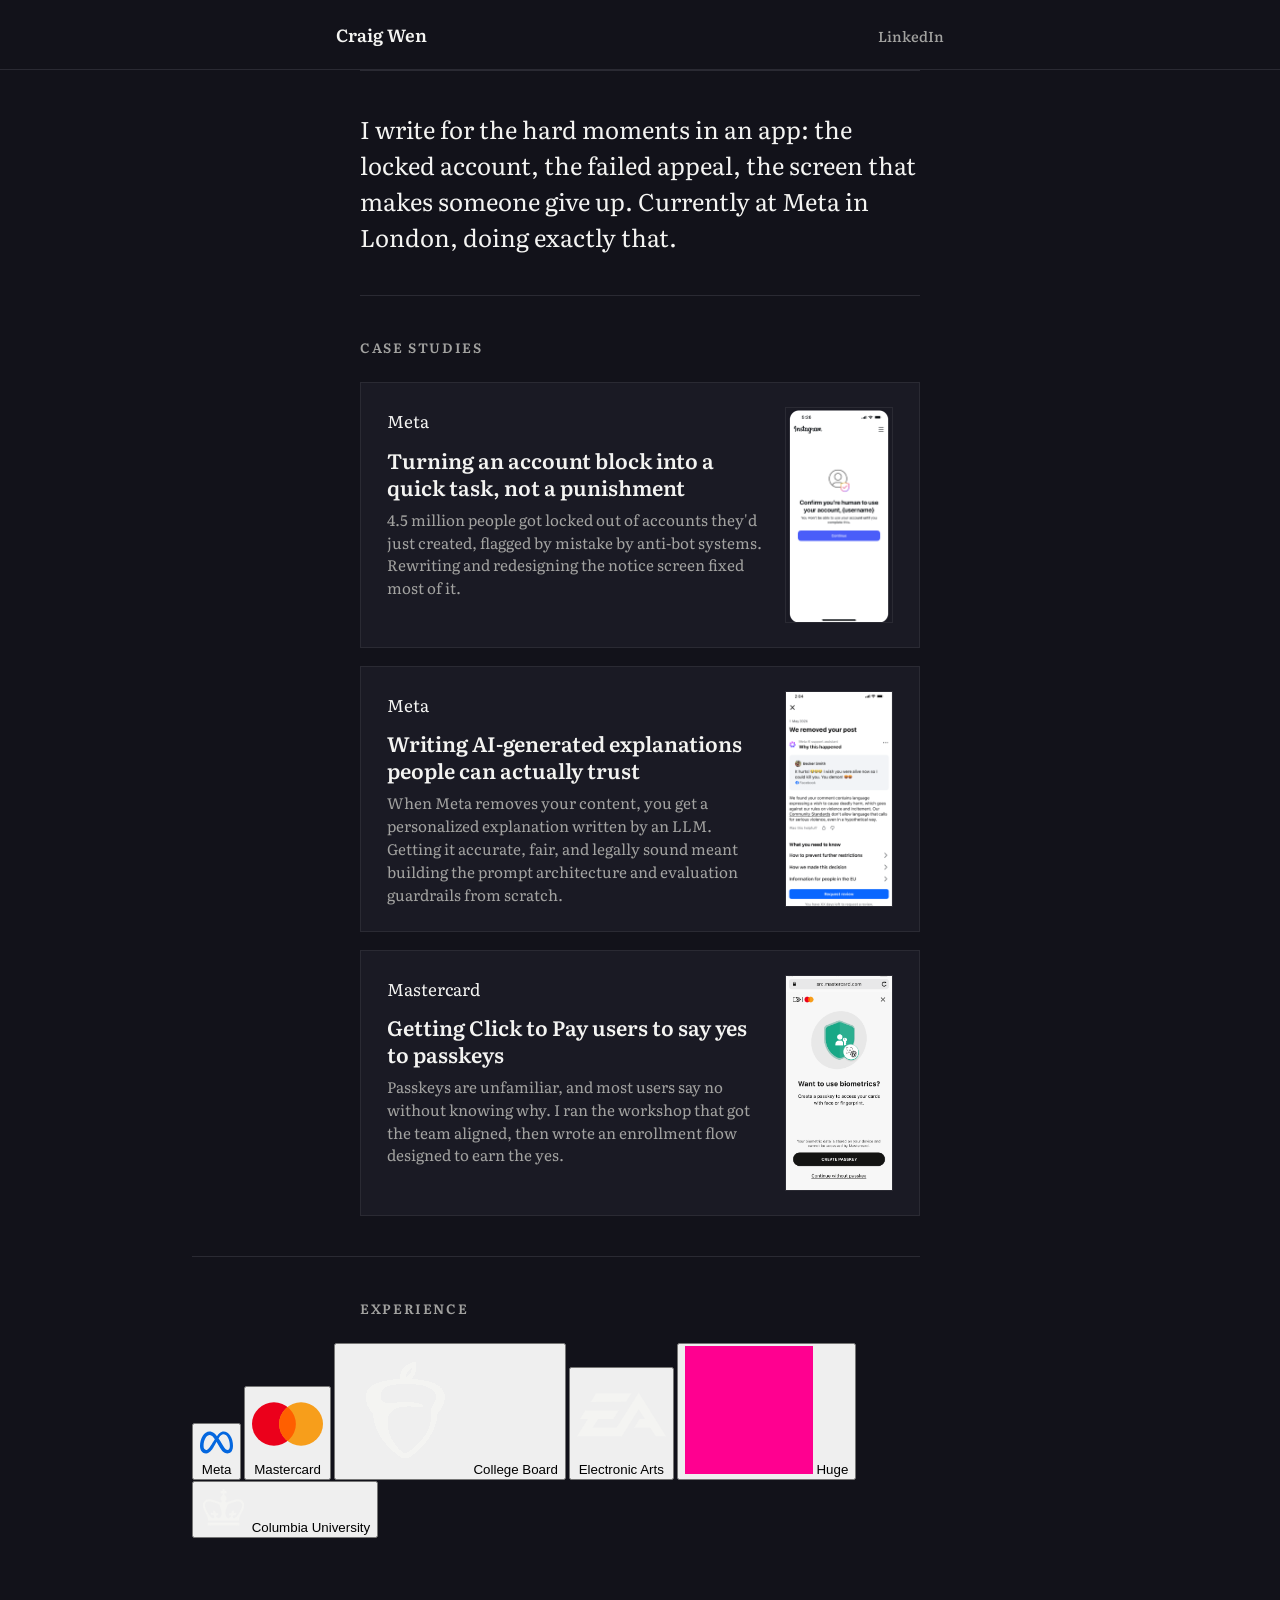
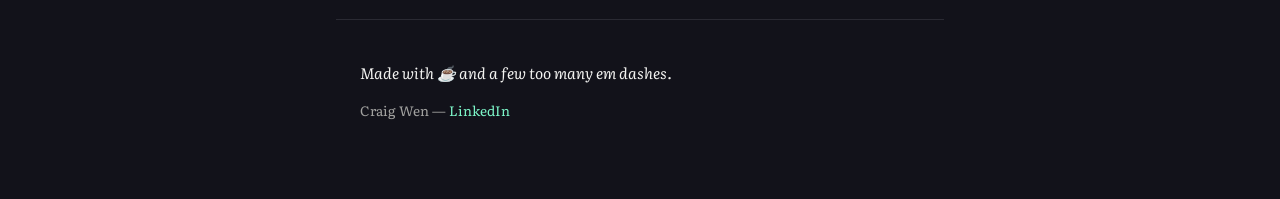
<file: index-portfolio.html>
<!doctype html>
<html lang="en">
<head>
<meta charset="utf-8">
<meta name="viewport" content="width=device-width, initial-scale=1">
<title>Craig Wen — Content Designer</title>
<meta name="description" content="Craig Wen — Content Designer at Meta. UX writing, conversational AI, content strategy.">
<link rel="stylesheet" href="style.css?v=8b42b637">
</head>
<body>

<header class="site-header">
  <div class="site-header-inner">
    <span class="site-name">Craig Wen</span>
    <nav class="site-nav">
      <a href="https://www.linkedin.com/in/craig-wen/">LinkedIn</a>
    </nav>
  </div>
</header>

<main id="main-content">

  <section class="summary">
    <p>I write for the hard moments in an app: the locked account, the failed appeal, the screen that makes someone give up. Currently at Meta in London, doing exactly that.</p>
  </section>

  <section class="case-studies">
    <h2>Case studies</h2>
    <div class="cs-cards">
      <a class="cs-card" href="case-study-account-recovery.html">
        <img src="assets/case-studies/cs1-confirm-after.png?v=d068cdd9" alt="" class="cs-card-img" />
        <span class="cs-card-eyebrow">Meta</span>
        <h3>Turning an account block into a quick task, not a punishment</h3>
        <p>4.5 million people got locked out of accounts they'd just created, flagged by mistake by anti-bot systems. Rewriting and redesigning the notice screen fixed most of it.</p>
      </a>
      <a class="cs-card" href="case-study-ai-explanations.html">
        <img src="assets/case-studies/cs2-example-personalized.png?v=d0e42100" alt="" class="cs-card-img" />
        <span class="cs-card-eyebrow">Meta</span>
        <h3>Writing AI-generated explanations people can actually trust</h3>
        <p>When Meta removes your content, you get a personalized explanation written by an LLM. Getting it accurate, fair, and legally sound meant building the prompt architecture and evaluation guardrails from scratch.</p>
      </a>
      <a class="cs-card" href="case-study-passkeys.html">
        <img src="assets/case-studies/cs3-passkey-enrollment.png?v=e8c5bac4" alt="" class="cs-card-img" />
        <span class="cs-card-eyebrow">Mastercard</span>
        <h3>Getting Click to Pay users to say yes to passkeys</h3>
        <p>Passkeys are unfamiliar, and most users say no without knowing why. I ran the workshop that got the team aligned, then wrote an enrollment flow designed to earn the yes.</p>
      </a>
    </div>
  </section>

  <section class="experience">
    <h2>Experience</h2>

    <div class="logo-grid" role="tablist" aria-label="Companies I've worked at">
      <button class="company-tile" data-target="job-meta" aria-expanded="false" aria-controls="job-meta">
        <img src="assets/logos/meta.svg?v=18e15e0c" alt="" />
        <span class="company-name">Meta</span>
      </button>
      <button class="company-tile" data-target="job-mastercard" aria-expanded="false" aria-controls="job-mastercard">
        <img src="assets/logos/mastercard.svg?v=a4edd579" alt="" />
        <span class="company-name">Mastercard</span>
      </button>
      <button class="company-tile" data-target="job-collegeboard" aria-expanded="false" aria-controls="job-collegeboard">
        <img src="assets/logos/collegeboard.png?v=b1e80daf" alt="" />
        <span class="company-name">College Board</span>
      </button>
      <button class="company-tile" data-target="job-ea" aria-expanded="false" aria-controls="job-ea">
        <img src="assets/logos/ea.svg?v=dc1c4e77" alt="" />
        <span class="company-name">Electronic Arts</span>
      </button>
      <button class="company-tile" data-target="job-huge" aria-expanded="false" aria-controls="job-huge">
        <img src="assets/logos/huge.png?v=ce67f34e" alt="" />
        <span class="company-name">Huge</span>
      </button>
      <button class="company-tile" data-target="job-columbia" aria-expanded="false" aria-controls="job-columbia">
        <img src="assets/logos/columbia.png?v=3f9c2a88" alt="" />
        <span class="company-name">Columbia University</span>
      </button>
    </div>

    <div class="job-details">

      <article class="job" id="job-meta" hidden>
        <div class="job-head">
          <div class="job-identity">
            <img src="assets/logos/meta.svg?v=18e15e0c" alt="" class="job-logo" aria-hidden="true" />
            <h3>Meta</h3>
          </div>
          <span class="dates">May 2024 — Present</span>
        </div>
        <p class="title">Content Designer · London</p>
        <ul>
          <li>Redesigned content strategy for enforcement language from punitive to precautionary, recovering 4.4 million legitimate users per year and reducing incorrectly impacted users by 50% in the US and Canada.</li>
          <li>Designed and launched a conversational AI assistant for appeals: prompt architecture and LLM quality judges to evaluate conversations.</li>
          <li>Own content end-to-end, including vibe coding high-fidelity prototypes and shipping production code changes with AI-assisted development.</li>
          <li>Lead AI tool adoption across the org for 35 content designers, improving the percentage of CDs who ship code changes from 17% → 96% in one quarter.</li>
        </ul>
      </article>

      <article class="job" id="job-mastercard" hidden>
        <div class="job-head">
          <div class="job-identity">
            <img src="assets/logos/mastercard.svg?v=a4edd579" alt="" class="job-logo" aria-hidden="true" />
            <h3>Mastercard</h3>
          </div>
          <span class="dates">Nov 2022 — Dec 2023</span>
        </div>
        <p class="title">Lead Content Designer · New York</p>
        <ul>
          <li>Led content design across products and platforms at a global payments network: onboarding, customer support flows, and system settings.</li>
          <li>Defined content principles and patterns in the design system.</li>
          <li>Spearheaded content-first projects from vision through delivery, conducting user research to test and validate frameworks along the way.</li>
        </ul>
      </article>

      <article class="job" id="job-collegeboard" hidden>
        <div class="job-head">
          <div class="job-identity">
            <img src="assets/logos/collegeboard.png?v=b1e80daf" alt="" class="job-logo" aria-hidden="true" />
            <h3>The College Board</h3>
          </div>
          <span class="dates">Dec 2019 — Nov 2022</span>
        </div>
        <p class="title">Content Strategy Lead</p>
        <ul>
          <li>Directed content strategy for College Search and Scholarship Search, high-traffic products used by millions of students annually.</li>
          <li>Established the information architecture for search filters, results, and college profiles.</li>
          <li>Partnered with product, UX, and research teams in an Agile environment.</li>
        </ul>
      </article>

      <article class="job" id="job-ea" hidden>
        <div class="job-head">
          <div class="job-identity">
            <img src="assets/logos/ea.svg?v=dc1c4e77" alt="" class="job-logo" aria-hidden="true" />
            <h3>Electronic Arts</h3>
          </div>
          <span class="dates">2021 — 2022</span>
        </div>
        <p class="title">Content Strategist</p>
        <ul>
          <li>Established content strategy and information architecture for an interactive timeline spanning 10,000+ video games and company milestones.</li>
          <li>Honorable mention, Fast Company's Innovation by Design awards, Experience Design category.</li>
        </ul>
      </article>

      <article class="job" id="job-huge" hidden>
        <div class="job-head">
          <div class="job-identity">
            <img src="assets/logos/huge.png?v=ce67f34e" alt="" class="job-logo" aria-hidden="true" />
            <h3>Huge</h3>
          </div>
          <span class="dates">Jun 2017 — Dec 2019</span>
        </div>
        <p class="title">Content Strategist · Brooklyn</p>
        <ul>
          <li>Drove content strategy for major clients including Google, Chase, and Merck.</li>
          <li>Created UI copy, information architectures, taxonomies, and CMS documentation.</li>
          <li>Led client workshops and presentations to align on strategy and deliverables.</li>
        </ul>
      </article>

      <article class="job" id="job-columbia" hidden>
        <div class="job-head">
          <div class="job-identity">
            <img src="assets/logos/columbia.png?v=3f9c2a88" alt="" class="job-logo" aria-hidden="true" />
            <h3>Columbia University</h3>
          </div>
          <span class="dates">Jun 2013 — Jun 2017</span>
        </div>
        <p class="title">Content Strategist, then Web Producer · New York</p>
        <ul>
          <li>Led content strategy for University websites and digital initiatives; ran workshops on content strategy, writing for the web, IA, SEO, and accessibility.</li>
          <li>Created a website templating platform and CMS standard that has launched 50+ sites since 2016.</li>
          <li>Led the visual redesign of the Columbia News site, reducing bounce rates.</li>
        </ul>
      </article>


    </div>
  </section>


</main>

<footer>
  <p class="footer-sign">Made with <span aria-hidden="true">☕</span> and a few too many em dashes.</p>
  <p>Craig Wen — <a href="https://www.linkedin.com/in/craig-wen/">LinkedIn</a></p>
</footer>

<script>
  const tiles = document.querySelectorAll('.company-tile');
  const placeholder = document.querySelector('.job-placeholder');

  tiles.forEach((tile) => {
    tile.addEventListener('click', () => {
      const targetId = tile.dataset.target;
      const target = document.getElementById(targetId);
      const isOpen = tile.getAttribute('aria-expanded') === 'true';

      tiles.forEach((t) => {
        t.setAttribute('aria-expanded', 'false');
        t.classList.remove('is-active');
      });
      document.querySelectorAll('.job').forEach((job) => { job.hidden = true; });
      if (placeholder) placeholder.hidden = true;

      if (!isOpen) {
        tile.setAttribute('aria-expanded', 'true');
        tile.classList.add('is-active');
        target.hidden = false;
        target.scrollIntoView({ behavior: 'smooth', block: 'nearest' });
      } else if (placeholder) {
        placeholder.hidden = false;
      }
    });
  });
</script>

</body>
</html>
</file>
<file: style.css>
@import url('https://fonts.googleapis.com/css2?family=Literata:opsz,wght@7..72,300;7..72,400;7..72,500;7..72,600;7..72,700&display=swap');

:root {
  --ground:  #12121a;
  --surface: #1a1a24;  /* raised panels; never used for body text backgrounds */
  --ink:     #f4f4f2;
  --muted:   #a2a2a0;
  --rule:    #2a2a33;
  --accent:  #7cf5c8;  /* links and active state — one colour, one job */
  --font: 'Literata', Georgia, serif;
  --measure: 38rem;
}

* { box-sizing: border-box; }

.sr-only {
  position: absolute;
  width: 1px;
  height: 1px;
  padding: 0;
  margin: -1px;
  overflow: hidden;
  clip: rect(0 0 0 0);
  clip-path: inset(50%);
  white-space: nowrap;
  border: 0;
}

html {
  -webkit-text-size-adjust: 100%;
  scroll-padding-top: 5.5rem;
  background: var(--ground);
}

body {
  margin: 0;
  background: var(--ground);
  color: var(--ink);
  font-family: var(--font);
  font-size: 17px;
  /* Type optically lightens on a dark ground; 400 reads thin, so the base is
     nudged up rather than reaching for a second family. */
  font-weight: 400;
  line-height: 1.65;
  -webkit-font-smoothing: antialiased;
}

main, footer {
  max-width: var(--measure);
  margin: 0 auto;
  padding: 0 1.5rem;
}

.site-header {
  position: sticky;
  top: 0;
  z-index: 50;
  background: var(--ground);
  border-bottom: 1px solid var(--rule);
  padding: 1.25rem 1.5rem;
}

.site-header-inner {
  max-width: var(--measure);
  margin: 0 auto;
  display: flex;
  justify-content: space-between;
  align-items: baseline;
}

.site-name {
  font-weight: 600;
  font-size: 1.1rem;
  color: var(--ink);
}

.site-back {
  text-decoration: none;
  transition: color 0.15s ease;
}

.site-back:hover {
  color: var(--accent);
}

.site-nav {
  display: flex;
  align-items: center;
  gap: 0.9rem;
}

.site-nav a {
  color: var(--muted);
  text-decoration: none;
  font-size: 0.9rem;
  font-weight: 500;
  transition: color 0.15s ease;
}

.site-nav a:hover {
  color: var(--accent);
}

@keyframes rise {
  from { opacity: 0; transform: translateY(14px); }
  to { opacity: 1; transform: translateY(0); }
}

.summary {
  padding: 2.5rem 0;
  border-top: 1px solid var(--rule);
}

.summary p {
  font-size: 1.5rem;
  font-weight: 400;
  line-height: 1.5;
  margin: 0 0 1.3rem;
}

.summary p:last-child { margin-bottom: 0; }

section h2 {
  font-weight: 600;
  font-size: 0.85rem;
  text-transform: uppercase;
  letter-spacing: 0.12em;
  color: var(--muted);
  margin: 0 0 1.5rem;
}

.experience, .education, .skills {
  padding: 2.5rem 0;
  border-top: 1px solid var(--rule);
}

/* ---------- Experience: sticky rail + full detail column ---------- */

.exp-rail {
  display: none; /* becomes a rail at >=960px; below that the jobs stand alone */
}

.rail-item {
  display: flex;
  align-items: center;
  gap: 0.6rem;
  padding: 0.45rem 0 0.45rem 0.75rem;
  border-left: 2px solid transparent;
  color: var(--muted);
  font-size: 0.8rem;
  font-weight: 500;
  text-decoration: none;
  transition: color 0.18s ease, border-color 0.18s ease;
}

.rail-logo {
  height: 16px;
  width: auto;
  max-width: 24px;
  object-fit: contain;
  flex-shrink: 0;
  /* On a dark ground the marks are already light; dim rather than grey them,
     or they lose too much contrast at rest. */
  opacity: 0.6;
  transition: opacity 0.18s ease;
}

.rail-item:hover {
  color: var(--ink);
}

.rail-item:focus-visible {
  outline: 2px solid var(--accent);
  outline-offset: 2px;
  color: var(--ink);
}

/* The one colour-bearing left border on the site: a real state indicator. */
.rail-item.is-active {
  color: var(--ink);
  font-weight: 600;
  border-left-color: var(--accent);
}

.rail-item:hover .rail-logo,
.rail-item.is-active .rail-logo {
  opacity: 1;
}

/* Six stacked cards would be heavy — a hairline rule is enough separation. */
.job + .job {
  border-top: 1px solid var(--rule);
  padding-top: 2.2rem;
}

.job, .edu {
  margin-bottom: 2.2rem;
}

.job:last-child, .edu:last-child {
  margin-bottom: 0;
}

@media (min-width: 960px) {
  /* Hang the rail in the left margin so the detail column keeps the same
     measure as the prose above it. */
  .experience {
    margin-left: -10.5rem;
    max-width: none;
  }

  .experience > h2 {
    margin-left: 10.5rem;
  }

  .exp-layout {
    display: grid;
    grid-template-columns: 9rem 1fr;
    gap: 1.5rem;
    align-items: start;
  }

  .exp-rail {
    display: block;
    position: sticky;
    top: 5.5rem; /* matches html { scroll-padding-top } */
  }
}

.job-head {
  display: flex;
  justify-content: space-between;
  align-items: flex-start;
  gap: 1rem;
  flex-wrap: wrap;
  margin-bottom: 0.1rem;
}

.job-identity {
  display: flex;
  align-items: center;
  gap: 0.65rem;
}

.job-logo {
  height: 26px;
  width: auto;
  max-width: 52px;
  object-fit: contain;
  flex-shrink: 0;
}

.job h3, .edu h3 {
  font-weight: 600;
  font-size: 1.25rem;
  margin: 0;
}

.dates {
  color: var(--muted);
  font-size: 0.85rem;
  white-space: nowrap;
}

.title {
  margin: 0.15rem 0 0.7rem;
  color: var(--muted);
  font-size: 0.95rem;
  font-style: italic;
}

.job ul {
  margin: 0;
  padding-left: 1.1rem;
}

.job li {
  margin-bottom: 0.5rem;
  font-size: 0.97rem;
}

.job li:last-child { margin-bottom: 0; }

.job-summary {
  margin: 0;
  font-size: 0.97rem;
}

.job.earlier h3 {
  font-size: 1.1rem;
}

.edu p {
  margin: 0;
  color: var(--muted);
  font-size: 0.95rem;
}

footer {
  padding: 2.5rem 1.5rem 4rem;
  border-top: 1px solid var(--rule);
  margin-top: 2.5rem;
  color: var(--muted);
  font-size: 0.85rem;
}

.footer-sign {
  font-style: italic;
  color: var(--ink);
  font-size: 0.95rem;
  margin: 0 0 0.6rem;
}

/* ---------- Typed role + caret after the name ---------- */

.site-role {
  font-size: 0.92rem;
  font-weight: 400;
  color: var(--muted);
}

.caret {
  display: inline-block;
  width: 2px;
  height: 1em;
  margin-left: 3px;
  background: var(--accent);
  vertical-align: -0.12em;
  animation: blink 1.15s step-end infinite;
}

/* Hold the caret solid while keys are "being pressed". */
.caret.is-typing {
  animation: none;
  opacity: 1;
}

@keyframes blink {
  0%, 100% { opacity: 1; }
  50% { opacity: 0; }
}

/* ---------- Stat hover annotations ---------- */

.stat {
  position: relative;
  cursor: help;
  border-bottom: 1.5px solid transparent;
  transition: border-color 0.18s ease;
}

.stat:hover,
.stat:focus-visible {
  border-bottom-color: var(--accent);
}

.stat::after {
  content: attr(data-note);
  position: absolute;
  bottom: calc(100% + 8px);
  left: 50%;
  transform: translateX(-50%) translateY(4px);
  min-width: 12rem;
  max-width: 16rem;
  padding: 0.5rem 0.7rem;
  background: var(--ink);
  color: var(--ground);
  font-style: normal;
  font-size: 0.78rem;
  font-weight: 500;
  line-height: 1.4;
  text-align: center;
  opacity: 0;
  pointer-events: none;
  transition: opacity 0.2s ease, transform 0.2s ease;
  z-index: 10;
}

.stat:hover::after,
.stat:focus-visible::after {
  opacity: 1;
  transform: translateX(-50%) translateY(0);
}

/* ---------- Copy-to-clipboard toast ---------- */

.toast {
  position: fixed;
  bottom: 1.5rem;
  left: 50%;
  transform: translateX(-50%) translateY(10px);
  background: var(--ink);
  color: var(--ground);
  font-size: 0.85rem;
  font-weight: 500;
  padding: 0.65rem 1.1rem;
  opacity: 0;
  pointer-events: none;
  transition: opacity 0.25s ease, transform 0.25s ease;
  z-index: 100;
}

.toast.is-visible {
  opacity: 1;
  transform: translateX(-50%) translateY(0);
}

footer a {
  color: var(--accent);
  text-decoration: none;
}

@media (max-width: 480px) {
  body { font-size: 16px; }
}

/* ---------- Case studies (homepage cards) ---------- */

.case-studies {
  padding: 2.5rem 0;
  border-top: 1px solid var(--rule);
}

.cs-cards {
  display: flex;
  flex-direction: column;
  gap: 1.1rem;
}

.cs-card {
  display: grid;
  grid-template-columns: 1fr 108px;
  gap: 0 1.25rem;
  align-items: start;
  padding: 1.5rem 1.6rem;
  background: var(--surface);
  border: 1px solid var(--rule);
  text-decoration: none;
  color: inherit;
  transition: border-color 0.18s ease, background 0.18s ease;
}

.cs-card-img {
  grid-column: 2;
  grid-row: 1 / 5;
  width: 108px;
  aspect-ratio: 9 / 18;
  object-fit: cover;
  object-position: center 22%;
  border: 1px solid var(--rule);
}

.cs-card:hover {
  border-color: var(--accent);
  background: #1e1e29;
}

.cs-card .cs-card-eyebrow {
  display: flex;
  align-items: center;
  grid-column: 1;
  margin-bottom: 0.7rem;
}

.cs-card-logo {
  height: 20px;
  width: auto;
  max-width: 104px;
  object-fit: contain;
  object-position: left center;
  opacity: 0.65;
  transition: opacity 0.18s ease;
}

.cs-card:hover .cs-card-logo {
  opacity: 1;
}

.cs-card h3 {
  grid-column: 1;
  font-weight: 600;
  font-size: 1.3rem;
  margin: 0 0 0.5rem;
  line-height: 1.3;
}

.cs-card p {
  grid-column: 1;
  margin: 0;
  color: var(--muted);
  font-size: 0.95rem;
  line-height: 1.5;
}

/* ---------- Case study pages ---------- */

.cs-topbar {
  background: var(--ground);
  color: var(--ink);
  padding: 2.5rem 1.5rem 3rem;
  border-bottom: 3px solid var(--ink);
}

.cs-topbar-inner {
  max-width: var(--measure);
  margin: 0 auto;
}

.cs-topbar h1 {
  font-weight: 700;
  font-size: clamp(1.9rem, 5vw, 2.6rem);
  line-height: 1.2;
  margin: 0 0 1rem;
  letter-spacing: -0.01em;
}

.cs-dek {
  font-size: 1.1rem;
  line-height: 1.55;
  color: var(--muted);
  margin: 0;
  max-width: 34rem;
}

.cs-meta {
  display: flex;
  flex-wrap: wrap;
  gap: 1.6rem;
  margin: 2rem 0 0;
  padding: 0;
  list-style: none;
}

.cs-meta li {
  font-size: 0.85rem;
  max-width: 15rem;
}

.cs-meta strong {
  display: block;
  font-size: 0.72rem;
  text-transform: uppercase;
  letter-spacing: 0.06em;
  color: var(--muted);
  margin-bottom: 0.3rem;
}

.cs-body {
  max-width: var(--measure);
  margin: 0 auto;
  padding: 0 1.5rem;
}

.cs-section {
  padding: 2.5rem 0;
  border-top: 1px solid var(--rule);
}

.cs-section:first-child {
  border-top: none;
  padding-top: 2.75rem;
}

.cs-section h2 {
  font-weight: 600;
  font-size: 0.85rem;
  text-transform: uppercase;
  letter-spacing: 0.12em;
  color: var(--muted);
  margin: 0 0 1.25rem;
}

.cs-section p {
  margin: 0 0 1.1rem;
  font-size: 1rem;
}

.cs-section p:last-child { margin-bottom: 0; }

.cs-section ul, .cs-section ol {
  margin: 0 0 1.1rem;
  padding-left: 1.2rem;
}

.cs-section li {
  margin-bottom: 0.55rem;
  font-size: 1rem;
}

.cs-section li:last-child { margin-bottom: 0; }

/* Rule above rather than a coloured left border. */
.cs-hmw {
  font-size: 1.35rem;
  line-height: 1.5;
  font-style: italic;
  padding: 1.5rem 0 0;
  border-top: 3px solid var(--ink);
}

.cs-hmw b { font-style: normal; color: var(--accent); }

.cs-figure {
  margin: 1.75rem 0;
  text-align: center;
}

.cs-figure img {
  max-width: 100%;
  border: 1px solid var(--rule);
}

.cs-figure.is-wide img { max-width: 100%; }

.cs-figure.is-device img {
  border: none;
  max-height: 480px;
}

.cs-flow-labels {
  display: grid;
  grid-template-columns: repeat(5, 1fr);
  gap: 0.5rem;
  margin: -0.5rem 0 0;
}

.cs-flow-labels span {
  text-align: center;
  font-size: 0.8rem;
  color: var(--muted);
  font-weight: 600;
}

@media (max-width: 480px) {
  .cs-flow-labels span { font-size: 0.68rem; }
}

.cs-figure figcaption {
  margin-top: 0.9rem;
  font-size: 0.85rem;
  color: var(--muted);
  font-style: italic;
}

.cs-figure-row {
  display: flex;
  gap: 1.5rem;
  justify-content: center;
  flex-wrap: wrap;
  margin: 1.75rem 0 0.9rem;
}

.cs-figure-row img {
  max-height: 340px;
  width: auto;
  border: 1px solid var(--rule);
}

.cs-quote {
  font-size: 1.05rem;
  font-style: italic;
  line-height: 1.6;
  padding: 1.3rem 0 1.3rem 1.4rem;
  border-left: 1px solid var(--rule);
  margin: 0 0 1.1rem;
}

.cs-quote:before { content: '“'; color: var(--muted); font-style: normal; }
.cs-quote:after { content: '”'; color: var(--muted); font-style: normal; }

/* Typographic, not boxed: a large numeral over a rule. */
.cs-stats {
  display: grid;
  grid-template-columns: repeat(auto-fit, minmax(11rem, 1fr));
  gap: 1.2rem 2rem;
  margin: 0.5rem 0 0;
}

.cs-stat {
  padding: 1rem 0 0;
  border-top: 1px solid var(--rule);
}

.cs-stat .num {
  display: block;
  font-weight: 700;
  font-size: 2.2rem;
  color: var(--ink);
  line-height: 1.1;
  margin-bottom: 0.4rem;
}

.cs-stat .label {
  font-size: 0.88rem;
  color: var(--muted);
}

.cs-flow {
  display: flex;
  align-items: center;
  gap: 0.6rem;
  flex-wrap: wrap;
  margin: 1.5rem 0;
}

.cs-flow-step {
  display: flex;
  flex-direction: column;
  align-items: center;
  gap: 0.5rem;
  text-align: center;
  width: 6.5rem;
}

/* Plain numeral — a filled circle chip reads as a stock "1-2-3" sequence. */
.cs-flow-step .n {
  font-weight: 700;
  font-size: 1.1rem;
  color: var(--muted);
}

.cs-flow-step span:last-child {
  font-size: 0.82rem;
  color: var(--muted);
}

.cs-flow-arrow {
  color: var(--rule);
  font-size: 1.3rem;
}

.cs-dodont {
  display: grid;
  grid-template-columns: repeat(auto-fit, minmax(13rem, 1fr));
  gap: 1.2rem 2rem;
  margin: 1.5rem 0 0;
}

/* Distinguished by label colour and a top rule, not a coloured left border. */
.cs-dodont > div {
  padding: 1rem 0 0;
  border-top: 1px solid var(--rule);
}

.cs-dodont .do { border-top-color: #7cf5c8; }
.cs-dodont .dont { border-top-color: #ff9f9f; }

.cs-dodont .label {
  display: block;
  font-size: 0.72rem;
  font-weight: 700;
  letter-spacing: 0.08em;
  text-transform: uppercase;
  margin-bottom: 0.5rem;
}

.cs-dodont .do .label { color: #7cf5c8; }
.cs-dodont .dont .label { color: #ff9f9f; }

.cs-nextup {
  padding: 2.5rem 1.5rem 4rem;
  border-top: 1px solid var(--rule);
  max-width: var(--measure);
  margin: 0 auto;
  text-align: center;
}

.cs-nextup a {
  color: var(--accent);
  font-weight: 600;
  text-decoration: none;
}

@media (max-width: 480px) {
  .cs-figure-row { flex-direction: column; align-items: center; }
  .cs-figure-row img { max-height: none; }
}

/* Must come after the base .cs-card rules — same specificity, so source order
   decides. Placed earlier, these overrides silently lose. */
@media (max-width: 480px) {
  .cs-card {
    grid-template-columns: 1fr;
  }
  .cs-card-img {
    grid-column: 1;
    grid-row: auto;
    width: 80px;
    margin-bottom: 0.9rem;
  }
}

@media (prefers-reduced-motion: reduce) {
  .caret { animation: none; }
  .stat::after { transition: opacity 0.15s ease; }
}
</file>
